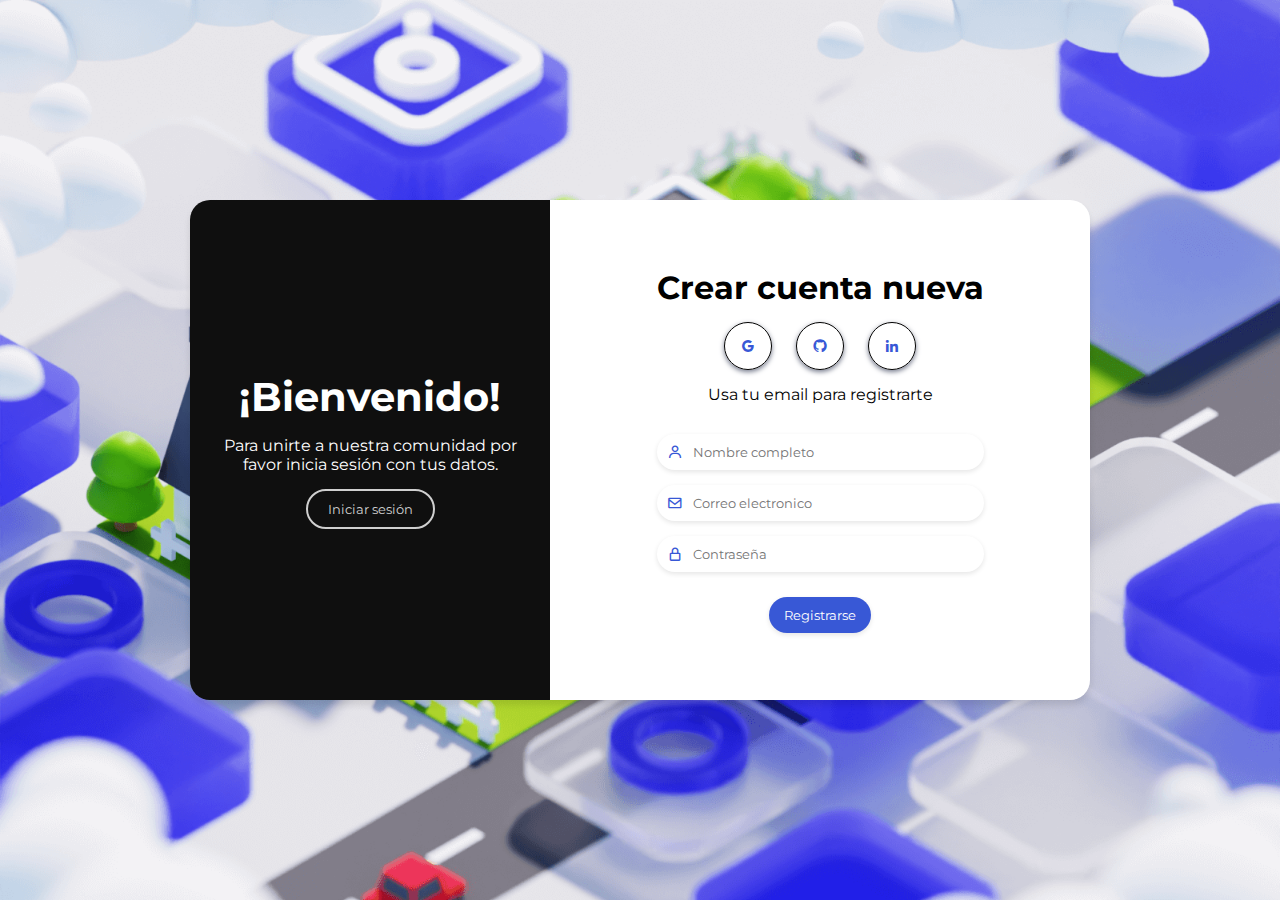
<file: 4U3 proyecto/4U3 proyecto/4U3 proyecto/4U3 proyecto/Pagina_web/Pagina_web/index.html>
<!DOCTYPE html>
<html lang="en">
<head>
    <meta charset="UTF-8">
    <link rel="preconnect" href="https://fonts.googleapis.com">
    <link rel="preconnect" href="https://fonts.gstatic.com" crossorigin>
    <link href="https://fonts.googleapis.com/css2?family=Montserrat:wght@300;400;500;600;700&display=swap" rel="stylesheet">
    <link href='https://unpkg.com/boxicons@2.1.4/css/boxicons.min.css' rel='stylesheet'>
    <link rel="stylesheet" href="style.css">
    <title>Login Services 4U</title>
</head>
<body onload="max()">
    <div class="container-form register">
        <div class="information">
            <div class="info-childs">
                <h2>¡Bienvenido!</h2>
                <p>Para unirte a nuestra comunidad por favor inicia sesión con tus datos.</p>
                <input type="button" value="Iniciar sesión" id="sign-in">
            </div>
        </div>
        <div class="form-information">
            <div class="form-information-childs">
                <h2>Crear cuenta nueva</h2>
                <div class="icons">
                    <i class='bx bxl-google'></i>
                    <i class='bx bxl-github'></i>
                    <i class='bx bxl-linkedin' ></i>
                </div>
                <p>Usa tu email para registrarte</p>
                <form class="form" action="newac.php" method="post">
                    <label>
                        <i class='bx bx-user'></i>
                        <input type="text" placeholder="Nombre completo" name="nombre">
                    </label>
                    <label>
                        <i class='bx bx-envelope' ></i>
                        <input type="email" placeholder="Correo electronico" name="email">
                    </label>
                    <label>
                        <i class='bx bx-lock-alt' ></i>
                        <input type="password" placeholder="Contraseña" name="password">
                    </label>
                    <input type="submit" value="Registrarse">
                </form>
            </div>
        </div>
    </div>

    
    <div class="container-form login hide" >
        <div class="information">
            <div class="info-childs">
                <h2>¡Bienvenido Nuevamente!</h2>
                <p>Si aun no tienes una cuenta por favor registrate aqui</p>
                <input type="button" value="Registrarse" id="sign-up">
            </div>
        </div>
        <div class="form-information">
            <div class="form-information-childs">
                <h2>Iniciar sesión</h2>
                <div class="icons">
                    <i class='bx bxl-google'></i>
                    <i class='bx bxl-github'></i>
                    <i class='bx bxl-linkedin' ></i>
                </div>
                <p></p>
                <form class="form" action="login.php" method="post">
                    <input type="hidden" name="nombre" value="">
                    <label>
                        <i class='bx bx-envelope' ></i>
                        <input type="email" placeholder="Correo electrónico" name="email">
                    </label>
                    <label>
                        <i class='bx bx-lock-alt' ></i>
                        <input type="password" placeholder="Contraseña" name="password">
                    </label>
                    <input type="submit" value="Iniciar sesión ">
                    <div class="texto">
                        <a class="cambiarpass" href="cambiarpasswd.html"> ¿Olvidaste tu contraseña?</a>
                        <a class="eliminarcuenta" href="eliminarc.html">Eliminar mi cuenta</a>
                        
                    </div>
                    
                </form>
            </div>
        </div>
    </div>
    <script src="script.js"></script>
</body>
</html>
</file>
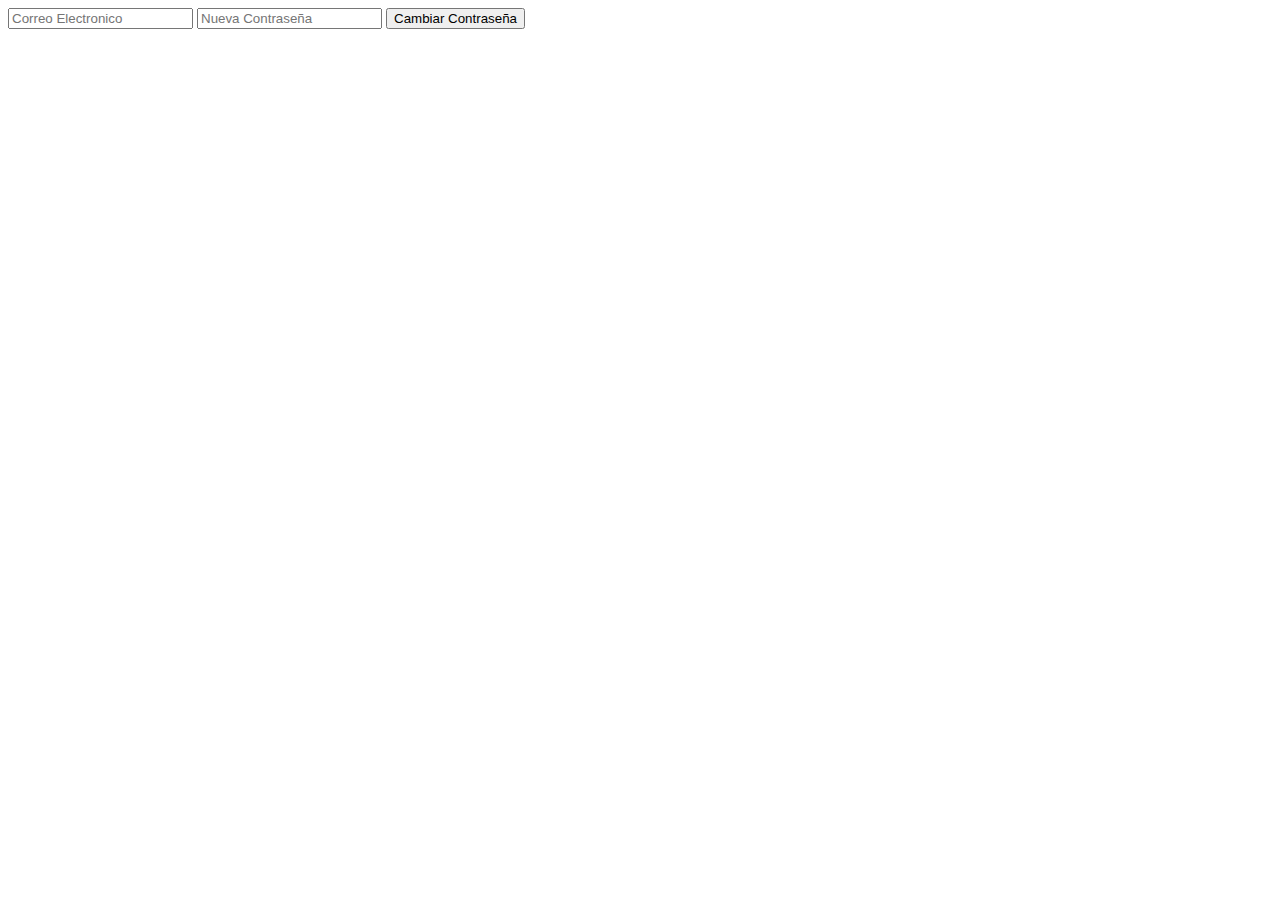
<file: 4U3 proyecto/4U3 proyecto/4U3 proyecto/4U3 proyecto/Pagina_web/Pagina_web/cambiarpasswd.html>
<!DOCTYPE html>
<html lang="en">
<head>
    <meta charset="UTF-8">
    <meta name="viewport" content="width=device-width, initial-scale=1.0">
    <title>Document</title>
</head>
<body>
    <form class="form" action="cambiar.php" method="post">
        <label>
            <i class='bx bx-envelope' ></i>
            <input type="email" placeholder="Correo Electronico" name="email">
        </label>
        <label>
        <i class='bx bx-lock-alt' ></i>
            <input type="password" placeholder="Nueva Contraseña" name="password">
        </label>
        <input type="submit" value="Cambiar Contraseña">
</body>
</html>
</file>
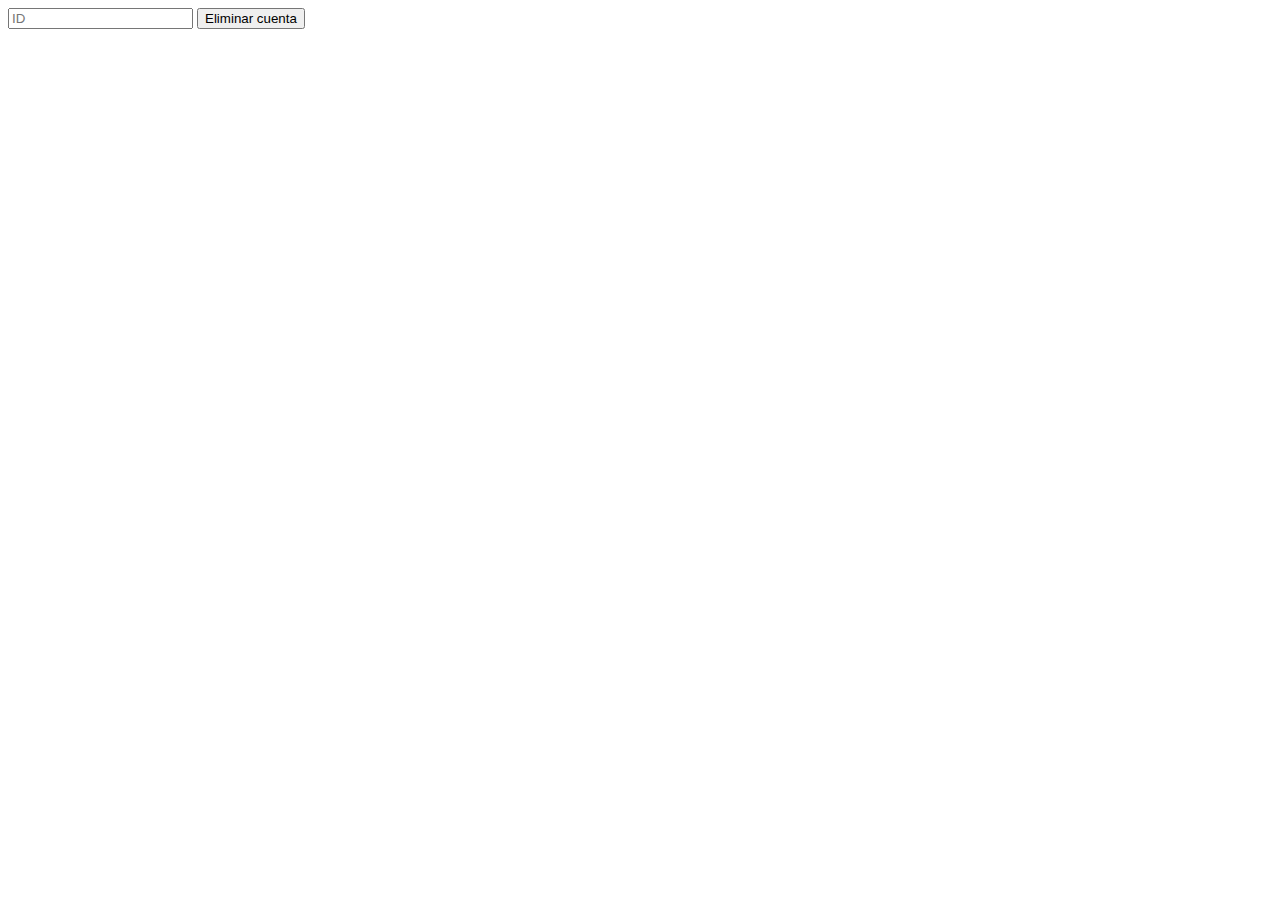
<file: 4U3 proyecto/4U3 proyecto/4U3 proyecto/4U3 proyecto/Pagina_web/Pagina_web/eliminarc.html>
<!DOCTYPE html>
<html lang="en">
<head>
    <meta charset="UTF-8">
    <meta name="viewport" content="width=device-width, initial-scale=1.0">
    <title>Document</title>
</head>
<body>
    <form class="form" action="eliminar.php" method="post">
            <input type="text" placeholder="ID" name="idUsuario">
        </label>
        <input type="submit" value="Eliminar cuenta">
</body>
</html>
</file>
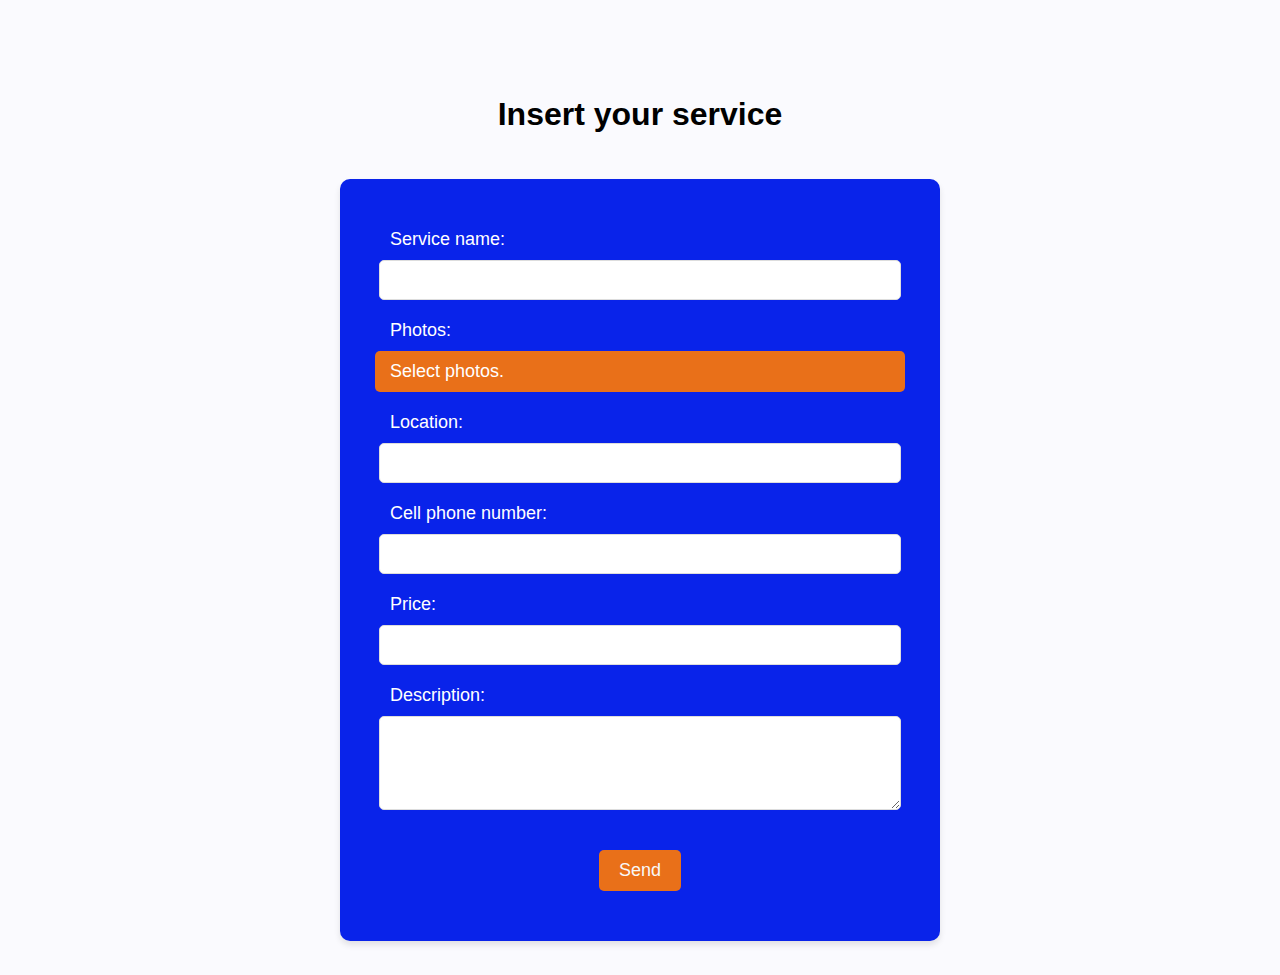
<file: 4U3 proyecto/4U3 proyecto/4U3 proyecto/4U3 proyecto/Pagina_web/Pagina_web/ENform.html>
<!DOCTYPE html>
<html lang="es">

<head>
    <meta charset="UTF-8">
    <meta name="viewport" content="width=device-width, initial-scale=1.0">
    <title>Formulario de Servicio</title>
    <style>
        body {
            font-family: Arial, Helvetica, sans-serif;
            background-color: #fafafe;
            margin: 0;
            padding: 0;
            display: flex;
            flex-direction: column;
            align-items: center;
            min-height: 100vh;
        }

        h2 {
            font-size: 32px;
            color: #000000;
            padding: 1rem;
            /* Añade un poco de espacio alrededor del título */
            font-family: Arial, sans-serif;
            text-align: center;
            margin: 0;
            margin-top: 80px;
            /* Agrega un margen superior para separar del formulario */
        }

        form {
            background-color: #0923ea;
            padding: 50px;
            border-radius: 10px;
            box-shadow: 0 4px 6px rgba(0, 0, 0, 0.1);
            width: 100%;
            max-width: 500px;
            display: flex;
            flex-direction: column;
            align-items: center;
            margin-top: 30px;
            /* Modifica el margen superior para ajustar el espacio entre el formulario y el título */
            margin-bottom: 30px;
            /* Agrega un margen inferior al formulario */
        }


        label {
            display: block;
            font-size: 18px;
            color: #ffffff;
            margin-bottom: 10px;
            text-align: left;
            width: 100%;
        }

        input[type="text"],
        input[type="tel"],
        input[type="number"],
        textarea {
            width: 100%;
            padding: 10px;
            border: 1px solid #ddd;
            border-radius: 5px;
            margin-bottom: 20px;
            font-size: 16px;
            color: #333;

        }

        input[type="file"] {
            display: none;
        }

        .file-label {
            display: inline-block;
            background-color: #e3ebe3;
            color: #fff;
            padding: 10px 15px;
            border-radius: 5px;
            cursor: pointer;
            margin-bottom: 20px;

        }

        input[type="submit"] {
            background-color: #f1c40f;
            color: #333;
            padding: 10px 20px;
            border: none;
            border-radius: 5px;
            font-size: 18px;
            cursor: pointer;
            transition: background-color 0.2s;
            margin-top: 20px;
        }

        input[type="submit"]:hover {
            background-color: #fff;
            color: #f1c40f;
        }
    </style>
</head>

<body>

    <h2>Insert your service</h2>

    <form action="form.php" method="POST" enctype="multipart/form-data" id="miFormulario">
        <label for="nombre">Service name:</label>
        <input type="text" id="nombre" name="nombreServicio" required>
        
        <label for="fotos">Photos:</label>
        <label for="fotos" class="file-label" style="background-color: #e97019; color: #fff;">Select photos.</label>
        <input type="file" id="fotos" name="fotos[]" accept="image/*" multiple>

        <label for="locacion">Location:</label>
        <input type="text" id="locacion" name="ubicacion" required>

        <label for="celular">Cell phone number:</label>
        <input type="tel" id="celular" name="numeroCelular" pattern="[0-9]{10}" required>

        <label for="precio">Price:</label>
        <input type="number" id="precio" name="precio" step="0.01" required>

        <label for="descripcion">Description:</label>
        <textarea id="descripcion" name="descripcion" rows="4" cols="50" required></textarea>

        <input type="submit" value="Send" style="background-color: #e97019; color: #f8f8f8;">
    </form>

</body>

</html>
</file>
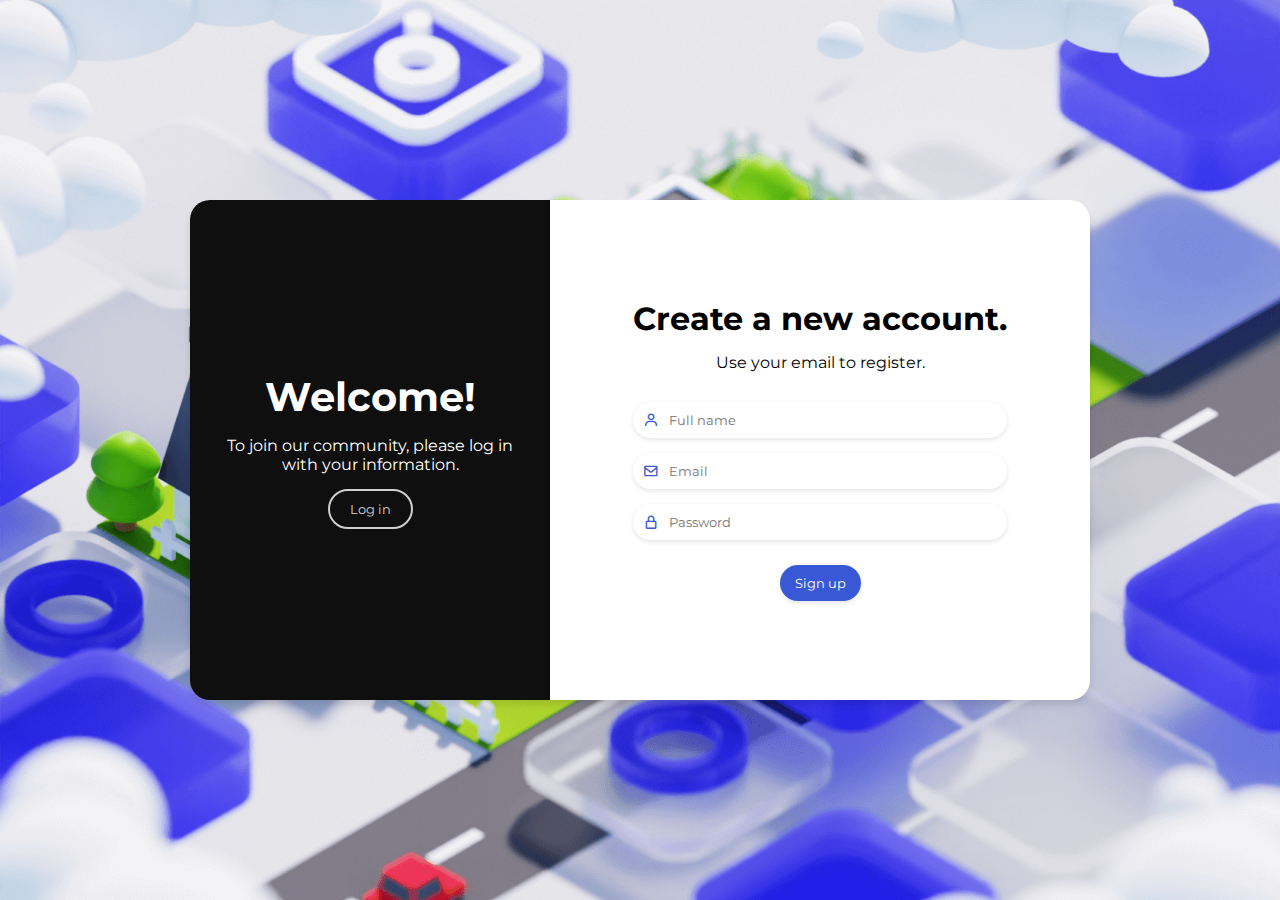
<file: 4U3 proyecto/4U3 proyecto/4U3 proyecto/4U3 proyecto/Pagina_web/Pagina_web/ENindex.html>
<!DOCTYPE html>
<html lang="en">
<head>
    <meta charset="UTF-8">
    <link rel="preconnect" href="https://fonts.googleapis.com">
    <link rel="preconnect" href="https://fonts.gstatic.com" crossorigin>
    <link href="https://fonts.googleapis.com/css2?family=Montserrat:wght@300;400;500;600;700&display=swap" rel="stylesheet">
    <link href='https://unpkg.com/boxicons@2.1.4/css/boxicons.min.css' rel='stylesheet'>
    <link rel="stylesheet" href="style.css">
    <title>Login Services 4U</title>
</head>
<body onload="max()">
    <div class="container-form register">
        <div class="information">
            <div class="info-childs">
                <h2>Welcome!</h2>
                <p>To join our community, please log in with your information.</p>
                <input type="button" value="Log in" id="sign-in">
            </div>
        </div>
        <div class="form-information">
            <div class="form-information-childs">
                <h2>Create a new account.</h2>
                <div class="icons">

                </div>
                <p>Use your email to register.</p>
                <form class="form" action="ENnewac.php" method="post">
                    <label>
                        <i class='bx bx-user'></i>
                        <input type="text" placeholder="Full name" name="nombre">
                    </label>
                    <label>
                        <i class='bx bx-envelope' ></i>
                        <input type="email" placeholder="Email" name="email">
                    </label>
                    <label>
                        <i class='bx bx-lock-alt' ></i>
                        <input type="password" placeholder="Password" name="password">
                    </label>
                    <input type="submit" value="Sign up">
                </form>
            </div>
        </div>
    </div>

    
    <div class="container-form login hide" >
        <div class="information">
            <div class="info-childs">
                <h2>Welcome again!</h2>
                <p>If you don't have an account yet, please register here.</p>
                <input type="button" value="Sign up" id="sign-up">
            </div>
        </div>
        <div class="form-information">
            <div class="form-information-childs">
                <h2>Log in</h2>
                <div class="icons">
                    
                </div>
                <p></p>
                <form class="form" action="ENlogin.php" method="post">
                    <input type="hidden" name="nombre" value="">
                    <label>
                        <i class='bx bx-envelope' ></i>
                        <input type="email" placeholder="Email" name="email">
                    </label>
                    <label>
                        <i class='bx bx-lock-alt' ></i>
                        <input type="password" placeholder="Password" name="password">
                    </label>
                    <input type="submit" value="Iniciar sesión ">
                    <div class="texto">
                        <a class="cambiarpass" href="cambiarpasswd.html"> "Forgot your password?</a>
                        <a class="eliminarcuenta" href="eliminarc.html">Delete my account</a>
                        
                    </div>
                    
                </form>
            </div>
        </div>
    </div>
    <script src="script.js"></script>
</body>
</html>
</file>
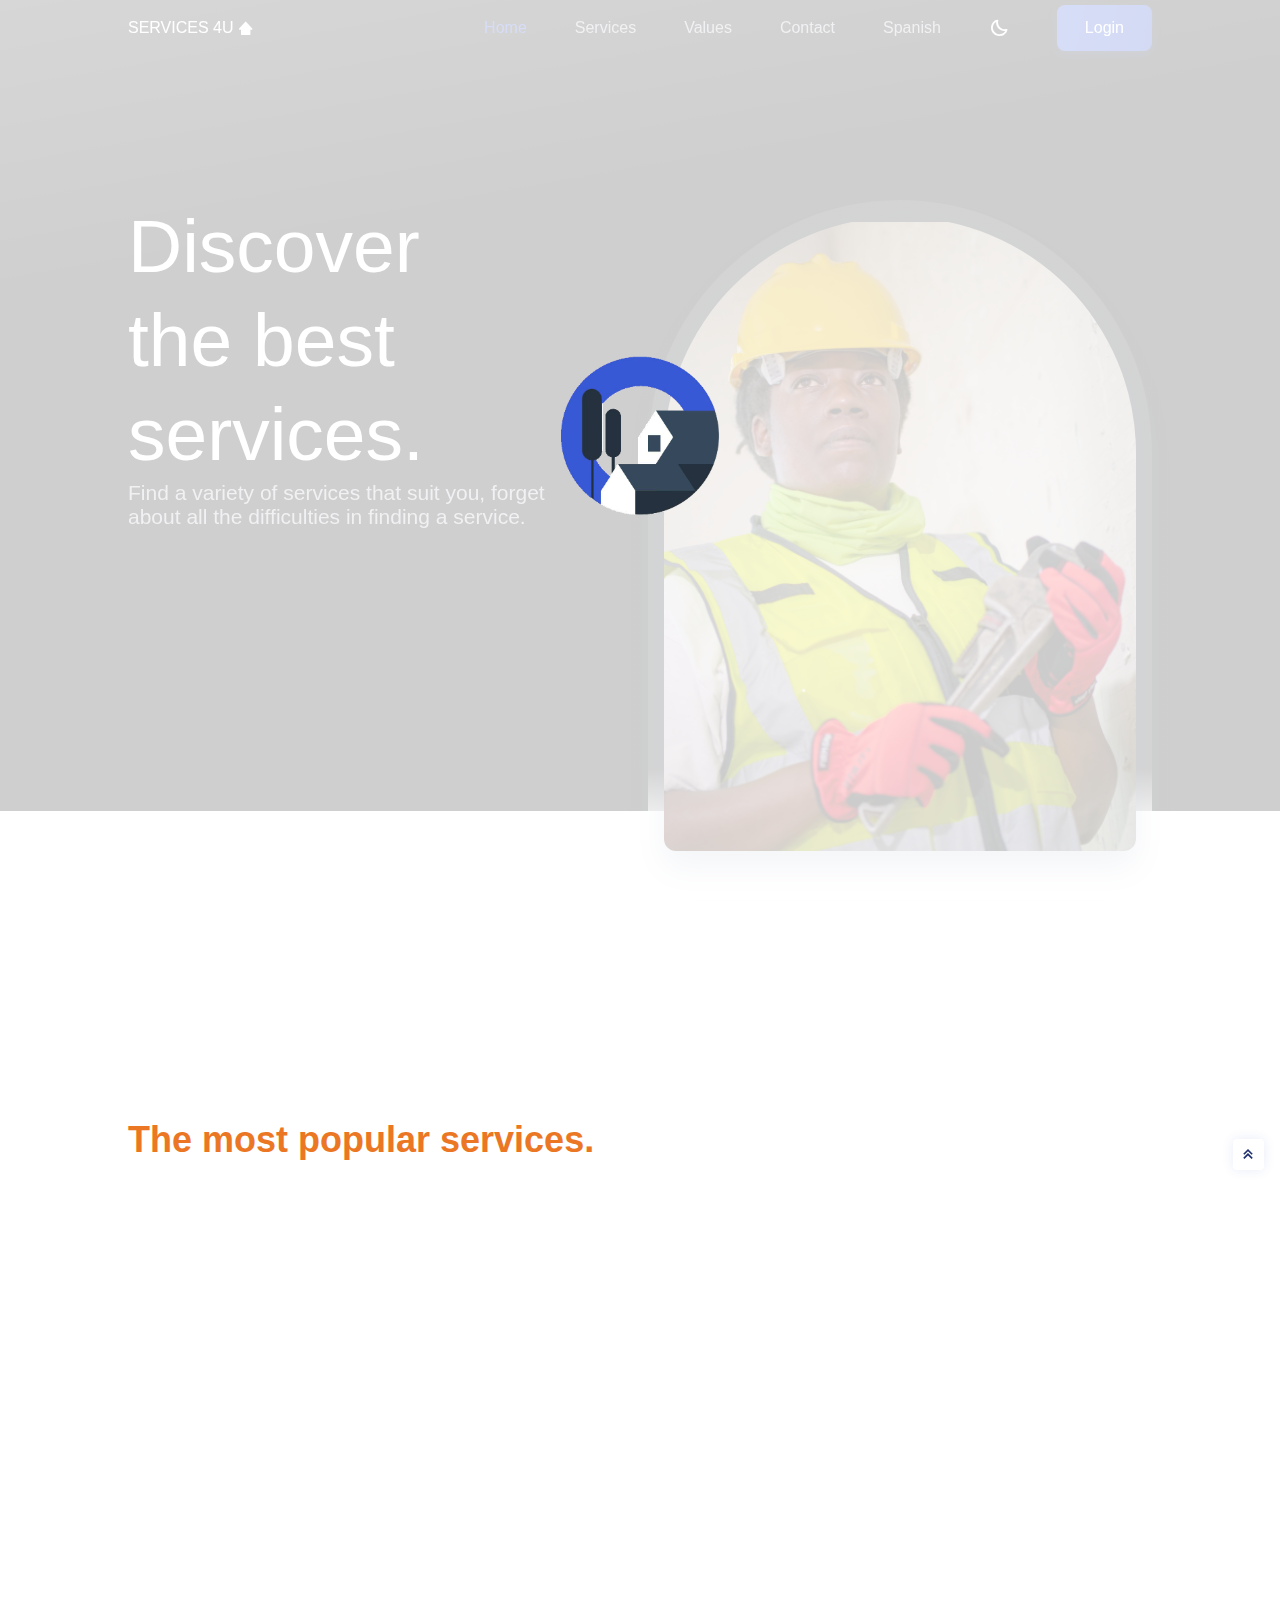
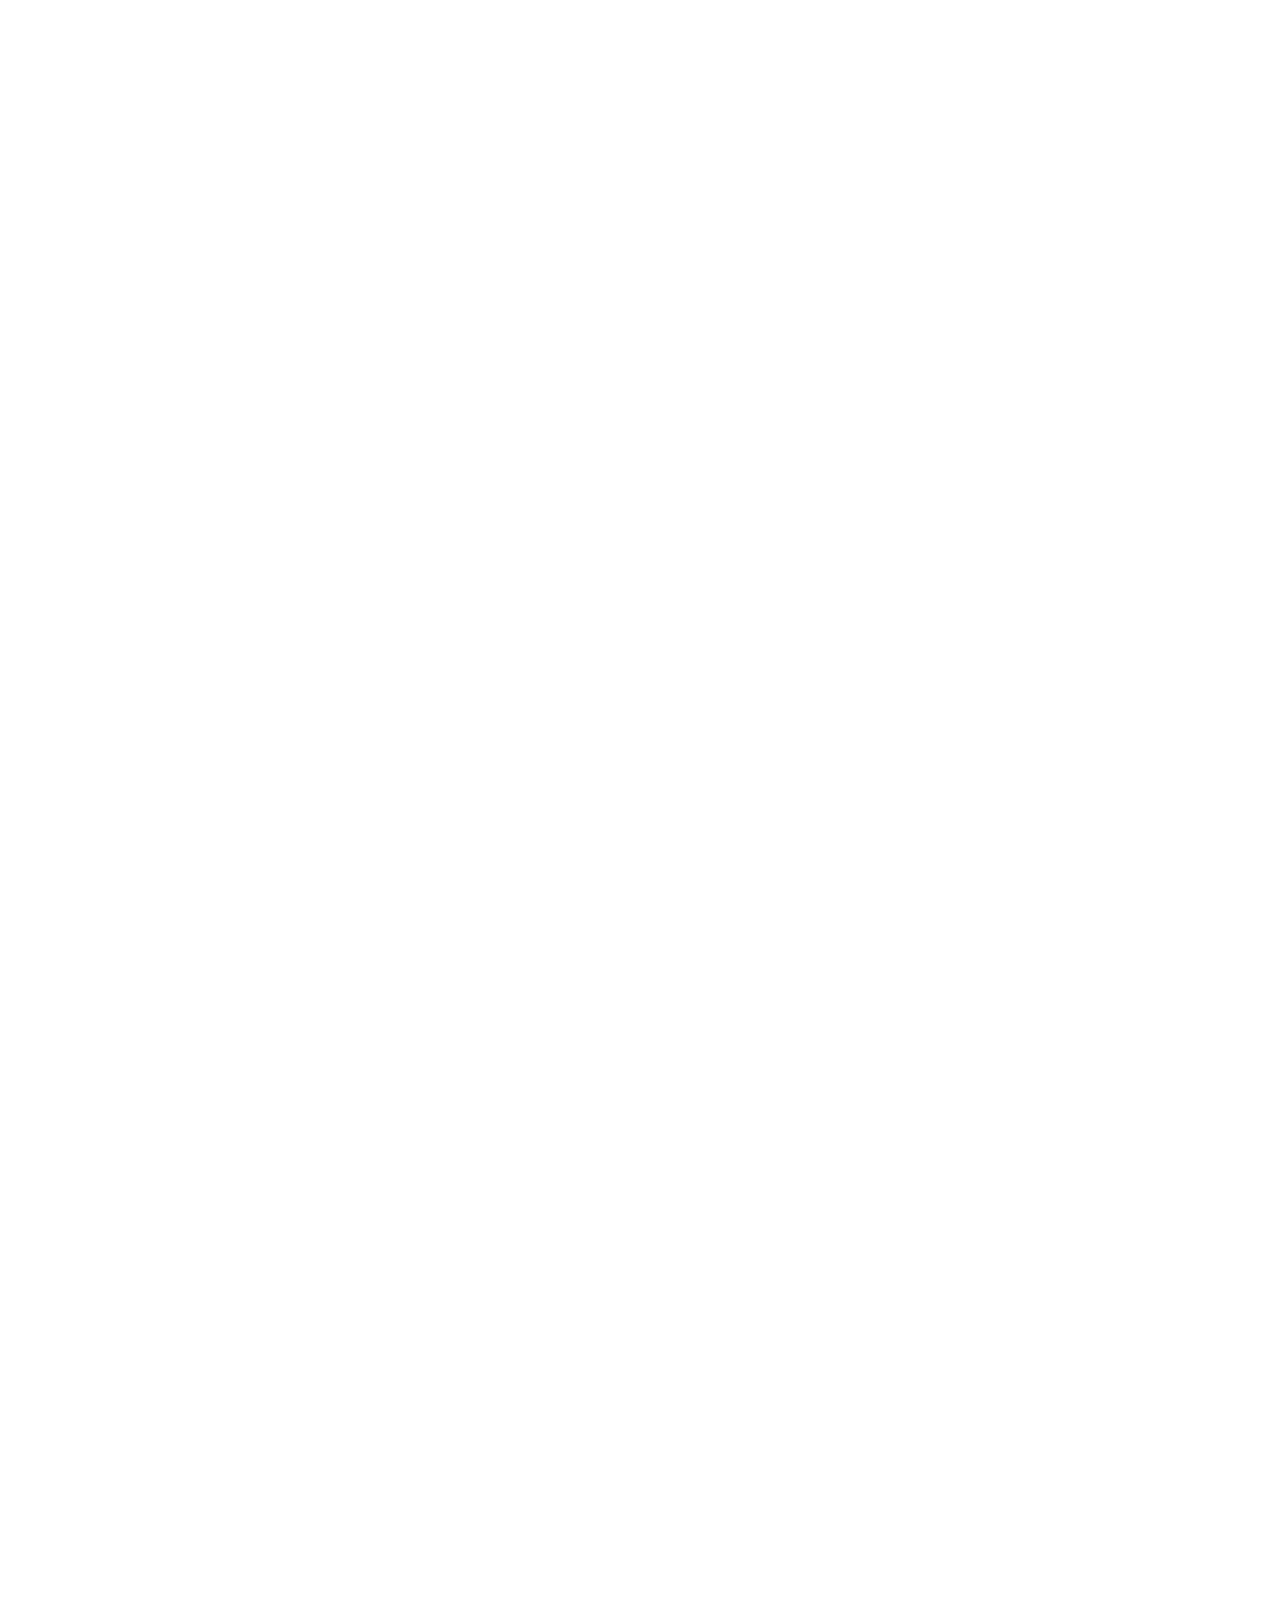
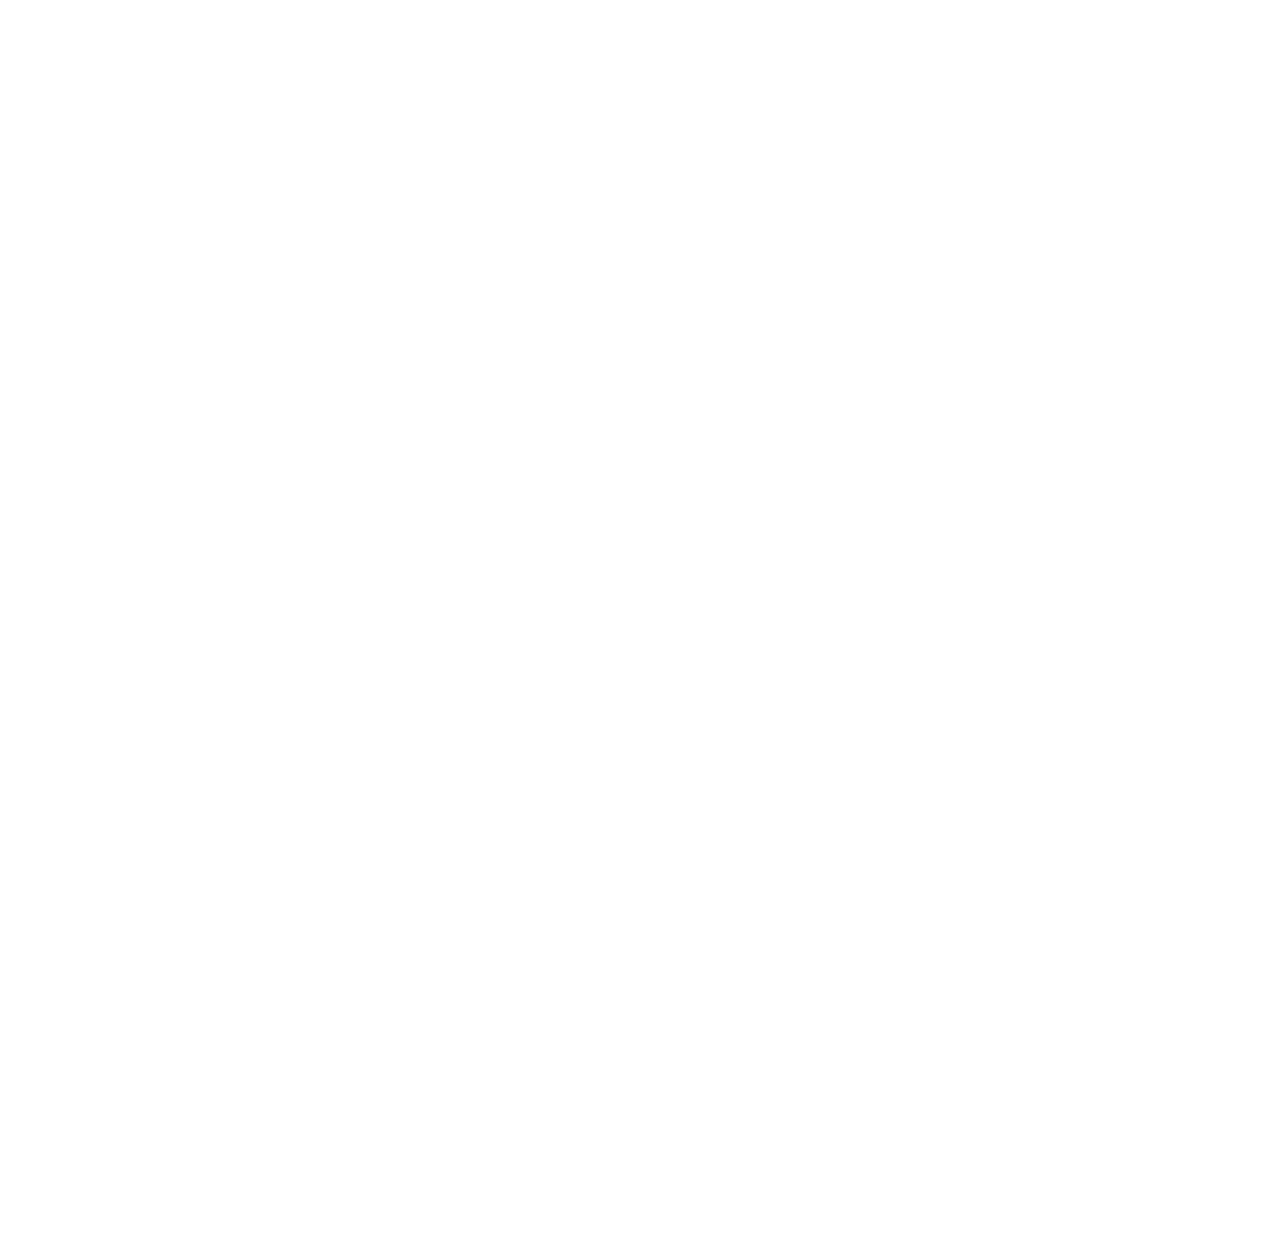
<file: 4U3 proyecto/4U3 proyecto/4U3 proyecto/4U3 proyecto/Pagina_web/Pagina_web/ENprincipal.html>
<!DOCTYPE html>
<html lang="en">

<head>
    <meta charset="UTF-8">
    <meta name="viewport" content="width=device-width, initial-scale=1.0">

    <!--=============== FAVICON ===============-->
    <link rel="shortcut icon" href="/img/logo (1).png" type="image/x-icon">

    <!--=============== BOXICONS ===============-->
    <link href='https://unpkg.com/boxicons@2.1.4/css/boxicons.min.css' rel='stylesheet'>

    <!--=============== SWIPER CSS ===============-->
    <link rel="stylesheet" href="https://cdn.jsdelivr.net/npm/swiper@10/swiper-bundle.min.css" />

    <!--=============== CSS ===============-->
    <link rel="stylesheet" href="estilos.css">

    <title>SERVICES 4U</title>
</head>

<body>
    <div class="loading-screen">
        <img src="animacion2.gif" alt="Cargando...">
    </div>
    <!--==================== HEADER ====================-->
    <header class="header" id="header">
        <nav class="nav container">
            <a href="ENindex.html" class="nav__logo">
                SERVICES 4U <i class='bx bxs-home-alt-2'></i>
            </a>

            <div class="nav__menu">
                <ul class="nav__list">
                    <li class="nav__item">
                        <a href="#home" class="nav__link active-link">
                            <i class='bx bx-home-alt-2'></i>
                            <span>Home</span>
                        </a>
                    </li>

                    <li class="nav__item">
                        <a href="#popular" class="nav__link ">
                            <i class='bx bx-hard-hat'></i>
                            <span>Services</span>
                        </a>
                    </li>

                    <li class="nav__item">
                        <a href="#value" class="nav__link">
                            <i class='bx bxs-award'></i>
                            <span>Values</span>
                        </a>
                    </li>

                    <li class="nav__item">
                        <a href="#contact" class="nav__link">
                            <i class='bx bx-phone'></i>
                            <span>Contact</span>
                        </a>
                    </li>

                    <li class="nav__item">
                        <a href="principal.html" class="nav__link">
                            <i class='bx bxs-flag-alt'></i>
                            <span>Spanish</span>
                        </a>
                    </li>
                </ul>
            </div>

            <!-- Teme change buttonh -->
            <i class='bx bx-moon change-theme' id="theme-button"></i>

            <a href="ENindex.html" class="button nav__button">
                Login
            </a>
        </nav>
    </header>

           

    <!--==================== MAIN ====================-->
    <main class="main">
        <!--==================== HOME ====================-->
        <section class="home section" id="home">
            <div class="home__container container grid">
                <div class="home__data">
                    <hi class="home__title">
                        Discover <br> the best <br> services.
                    </hi>
                    <p class="home__description">
                        Find a variety of services that suit you, 
                        forget about all the difficulties in finding a service.
                    </p>

                </div>

                <div class="home__images">
                    <div class="home__orbe">

                    </div>
                    <div class="home__img">
                        <img src="img/servicio.jpg" alt="">
                    </div>
                </div>
            </div>
        </section>

        <!--==================== LOGOS ====================-->
        <section class="logos section">
            <div class="logos__container container grid">

            </div>
        </section>

        <!--==================== POPULAR ====================-->
        <section class="popular section" id="popular">
            <div class="container">
                <span class="section__subtitle"></span>
                <h2 class="section__title">
                    The most popular services<span>.</span>
                </h2>

                <div class="popular__container swiper">
                    <div class="swiper-wrapper">
                        <article class="popular__card swiper-slide">
                            <img src="img/mecanico.jpg" alt="" class="popular__img">

                            <div class="popular__data">
                                <h2 class="popular__price">
                                    <span>$</span>1,000-50,000
                                </h2>
                                <h3 class="popular__title">
                                    Mechanics.
                                </h3>
                                <p class="popular__description">
                                    Mechanics in Chihuahua.
                                </p>
                            </div>
                        </article>

                        <article class="popular__card swiper-slide">
                            <img src="img/casa.jpg" alt="" class="popular__img">

                            <div class="popular__data">
                                <h2 class="popular__price">
                                    <span>$</span>500-2,000
                                </h2>
                                <h3 class="popular__title">
                                    House cleaning.
                                </h3>
                                <p class="popular__description">
                                    House cleaning in Chihuahua
                                </p>
                            </div>
                        </article>

                        <article class="popular__card swiper-slide">
                            <img src="img/desponchado.jpg" alt="" class="popular__img">

                            <div class="popular__data">
                                <h2 class="popular__price">
                                    <span>$</span>300-750
                                </h2>
                                <h3 class="popular__title">
                                    Flat tire repairs and tire vulcanization.
                                </h3>
                                <p class="popular__description">
                                    Flat tire repairs and tire vulcanization in Chihuahua.
                                </p>
                            </div>
                        </article>

                        <article class="popular__card swiper-slide">
                            <img src="img/elect.jpg" alt="" class="popular__img">

                            <div class="popular__data">
                                <h2 class="popular__price">
                                    <span>$</span>200-3,000
                                </h2>
                                <h3 class="popular__title">
                                    Electricians.

                                </h3>
                                <p class="popular__description">
                                    Electricians in Chihuahua.
                                </p>
                            </div>
                        </article>

                        <article class="popular__card swiper-slide">
                            <img src="img/carpintero.jpg" alt="" class="popular__img">

                            <div class="popular__data">
                                <h2 class="popular__price">
                                    <span>$</span>1,000-10,000
                                </h2>
                                <h3 class="popular__title">
                                    Carpenters.
                                </h3>
                                <p class="popular__description">
                                    Carpenters in Chihuahua.
                                </p>
                            </div>
                        </article>
                    </div>
                    <div>
                        <a href="ENindex.html" class="button subscribe__button">
                            See more services.
                        </a>
                    </div>

                    <div class="swiper-button-next">
                        <i class='bx bx-chevron-right'></i>
                    </div>
                    <div class="swiper-button-prev">
                        <i class='bx bx-chevron-left'></i>
                    </div>
                </div>
            </div>
        </section>

        <!--==================== VALUE ====================-->
        <section class="value section" id="value">
            <div class="value__container container grid">
                <div class="value__images">
                    <div class="value__orbe"></div>

                    <div class="value__img">
                        <img src="img/opcion7.jpg" alt="">
                    </div>
                </div>

                <div class="value__content">
                    <div class="value__data">
                        <span class="section__subtitle"></span>
                        <h2 class="section__title">
                            The value we give you<span>.</span>
                        </h2>
                        <p class="value__description">
                            We are always ready to help, providing you with the best service.
                            We believe that good service can improve your life.
                        </p>
                    </div>

                    <div class="value__accordion">
                        <div class="value__accordion-item">
                            <header class="value__accordion-header">
                                <i class="bx bxs-group"></i>
                                <h3 class="value__accordion-title">
                                    About us
                                </h3>
                                <div class="value__accordion-arrow">
                                    <i class='bx bxs-down-arrow'></i>
                                </div>
                            </header>

                            <div class="value__accordion-content">
                                <p class="value__accordion-description">
                                    We are students of the Technological University of Chihuahua, of the career "Virtual environments and digital business", we are in the 3rd quarter of the career.
                                </p>
                            </div>
                        </div>

                        <div class="value__accordion-item">
                            <header class="value__accordion-header">
                                <i class='bx bxs-low-vision'></i>
                                <h3 class="value__accordion-title">
                                    Vision.
                                </h3>
                                <div class="value__accordion-arrow">
                                    <i class='bx bxs-down-arrow'></i>
                                </div>
                            </header>

                            <div class="value__accordion-content">
                                <p class="value__accordion-description">
                                    To be the number one home services company, providing practical, convenient, 
                                    and reliable solutions that enhance the quality of life for our customers and make
                                     the care of their homes easier.
                                </p>
                            </div>
                        </div>

                        <div class="value__accordion-item">
                            <header class="value__accordion-header">
                                <i class='bx bxs-bullseye'></i>
                                <h3 class="value__accordion-title">
                                    Mission.
                                </h3>
                                <div class="value__accordion-arrow">
                                    <i class='bx bxs-down-arrow'></i>
                                </div>
                            </header>

                            <div class="value__accordion-content">
                                <p class="value__accordion-description">
                                    Simplify the lives of our customers by offering an online 
                                    platform where they can quickly find qualified professionals to meet all their household needs, 
                                    ensuring satisfaction, safety, and convenience in every service
                                </p>
                            </div>
                        </div>

                        <div class="value__accordion-item">
                            <header class="value__accordion-header">
                                <i class='bx bxs-star'></i>
                                <h3 class="value__accordion-title">
                                    Creators.
                                </h3>
                                <div class="value__accordion-arrow">
                                    <i class='bx bxs-down-arrow'></i>
                                </div>
                            </header>

                            <div class="value__accordion-content">
                                <p class="value__accordion-description">
                                    Tamara Escontrias Bocanegra.
                                    Maximiliano Navarro Ochoa.
                                    Fernanda Torres Lopez.

                                    Luis Enrique Andazola Diaz.
                                    
                                </p>
                            </div>
                        </div>
                    </div>
                </div>

            </div>
        </section>
        <!--==================== CONTACT ====================-->
        <section class="contact section" id="contact">
            <div class="contact__container container grid">
                <div class="contact__images">
                    <div class="contact__orbe"></div>

                    <div class="contact__img">
                        <img src="img/mecanicos.jpg" alt="">
                    </div>
                </div>

                <div class="contact__content">
                    <div class="contact__data">
                       <h2 class="section__tittle">
                        Contact us<span>.</span>
                       </h2> 
                       <p class="contact__description">
                        Do you have a problem? Contact us via Instagram or email
                       </p>
                    </div>
                    <div class="contact__card">
                        <div class="contact__card-box">
                            <div class="contact__card-info">
                                <i class='bx bxl-instagram'></i>
                                <div>
                                    <h3 class="contact__card-title">
                                        Instagram.
                                    </h3>
                                    <p class="contact__card-description">
                                        services_4u__
                                    </p>
                                </div>
                            </div>

                            <button class="button contact__card-button">
                        
                                <a href="https://www.instagram.com/services_4u__/" target="_blank"
                                    class="button contact__card-button">Follow us.</a>
                            </button>


                            
                        </div>

                         
                        
                        <div class="espacio">       

                        </div>
                        

                        <div class="contact__card-box">
                            <div class="contact__card-info">
                                <i class='bx bxs-envelope'></i>
                                <div>
                                    <h3 class="contact__card-title">
                                        Email.
                                    </h3>
                                    <p class="contact__card-description">
                                        services4uapp@gmail.com
                                    </p>
                                    





                                </div>
                            </div>

                            <button class="button contact__card-button">
                                <a href="https://www.google.com/intl/es-419/gmail/about/" target="_blank"
                                    class="button contact__card-button">Message now.</a>
                            </button>
                            

                        </div>
                    </div>
                </div>
            </div>
            

        </section>

        <!--==================== SUBSCRIBE ====================-->
        <section class="subscribe section">
            <div class="subscribe__container container">
                <h1 class="subscribe__title">
                    Start offering your services now with Services 4U.
                </h1>
                <p class="subscribe__description">
                    Create your account and discover the best way to offer services.
                </p>
                <a href="ENindex.html" class="button subscribe__button">
                    Register now.
                </a>
            </div>
        </section>
    </main>

    <!--==================== FOOTER ====================-->
    <footer class="footer section">
        <div class="footer__container container grid">
            <div>
                <a href="#" class="footer__logo">
                    Services 4U <i class='bx bxs-home'></i>
                </a>
                <p class="footer__description">
                    We want everyone to have  <br>
                    the best services.
                </p>
            </div>

            <div class="footer__content">
                <div>
                    <h3 class="footer__title">
                        About us
                    </h3>

                    <ul class="footer__links">
                        <li>
                            <a href="#" class="footer__link">About us</a>
                        </li>
                        <li>
                            <a href="#" class="footer__link">Characteristics</a>
                        </li>
                        <li>
                            <a href="#" class="footer__link">
                                News & Blogs</a>
                        </li>
                    </ul>
                </div>

                <div>
                    <h3 class="footer__title">
                        Company
                    </h3>

                    <ul class="footer__links">
                        <li>
                            <a href="#" class="footer__link">How we work?</a>
                        </li>
                        <li>
                            <a href="#" class="footer__link">Capital</a>
                        </li>
                        <li>
                            <a href="#" class="footer__link">Security</a>
                        </li>
                    </ul>
                </div>

                <div>
                    <h3 class="footer__title">
                        Support
                    </h3>

                    <ul class="footer__links">
                        <li>
                            <a href="#" class="footer__link">FAQs</a>
                        </li>
                        <li>
                            <a href="#" class="footer__link">Help Center</a>
                        </li>
                        <li>
                            <a href="#" class="footer__link">Contact us</a>
                        </li>
                    </ul>
                </div>

                <div>
                    <h3 class="footer__title">
                        Follow us
                    </h3>

                    <ul class="footer__social">
                        <a href="https://www.facebook.com/" target="_blank" class="footer__social-link">
                            <i class='bx bxl-facebook-circle'></i>
                        </a>
                        <a href="https://www.instagram.com/" target="_blank" class="footer__social-link">
                            <i class='bx bxl-instagram-alt'></i>
                        </a>
                        <a href="https://www.pinterest.com/" target="_blank" class="footer__social-link">
                            <i class='bx bxl-pinterest'></i>
                        </a>
                    </ul>
                </div>
            </div>
        </div>

        <div class="footer__info container">
            <span class="footer__copy">
                &#169; Team Rocket. All rigths reserved
            </span>

            <div class="footer__privacy">
                <a href="#">Terms & Agreements</a>
                <a href="#">Privacy Policy</a>
            </div>
        </div>

    </footer>


    <!--========== SCROLL UP ==========-->
    <a href="#" class="scrollup" id="scroll-up">
        <i class='bx bx-chevrons-up'></i>
    </a>

    <!--=============== SCROLLREVEAL ===============-->
    <script src="scrollreveal.min.js"></script>

    <!--=============== SWIPER JS ===============-->
    <script src="https://cdn.jsdelivr.net/npm/swiper@10/swiper-bundle.min.js"></script>

    <!--=============== MAIN JS ===============-->
    <script src="main.js"></script>
</body>
</html>
</file>
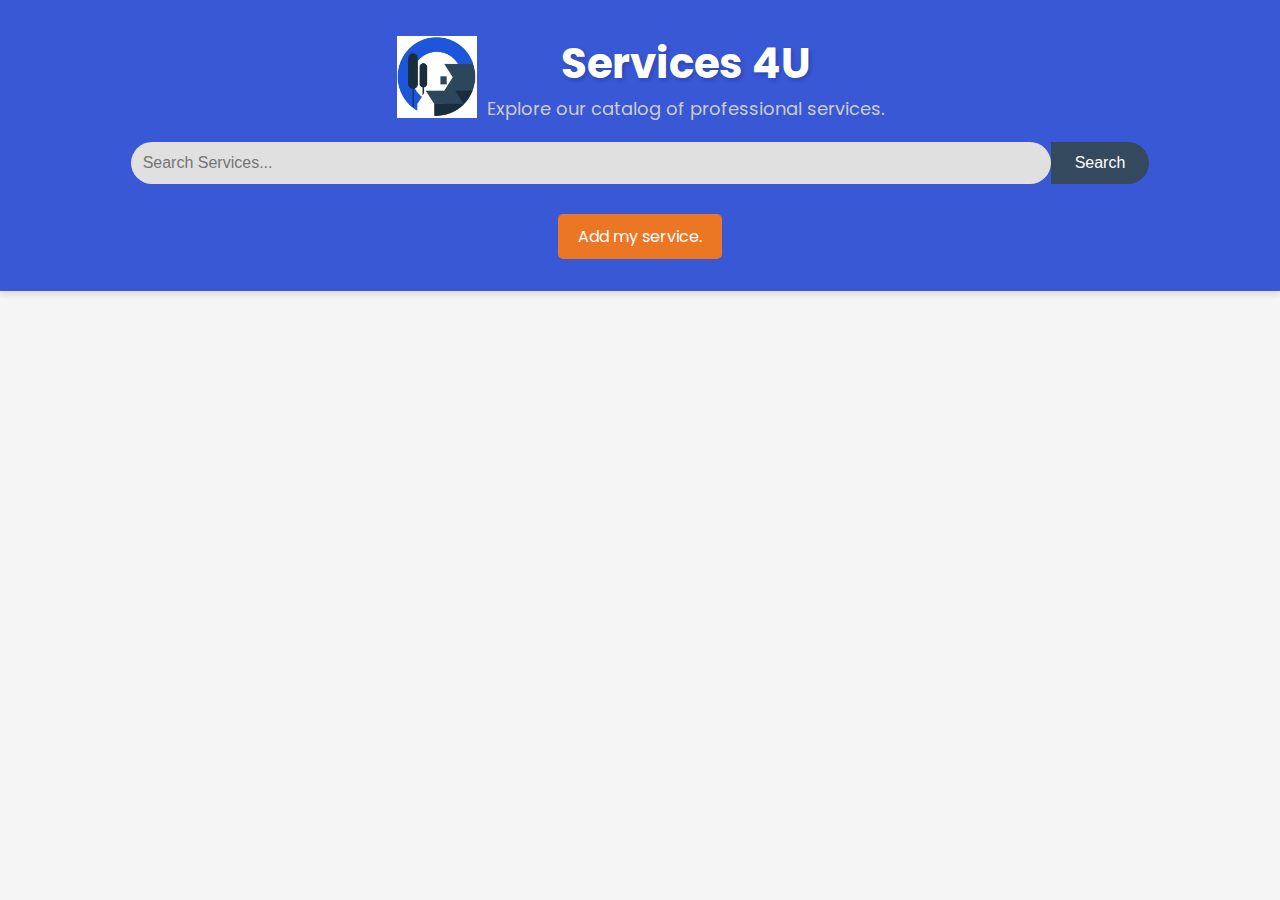
<file: 4U3 proyecto/4U3 proyecto/4U3 proyecto/4U3 proyecto/Pagina_web/Pagina_web/ENpublicar.html>
<!DOCTYPE html>
<html lang="es">
<head>
    <meta charset="UTF-8">
    <meta name="viewport" content="width=device-width, initial-scale=1.0">
    <title>Servicios 4U</title>
    <link rel="stylesheet" href="https://fonts.googleapis.com/css2?family=Poppins:wght@300;400;700&display=swap">
    <style>
        /* Estilos del cuerpo y del header */
        body {
            font-family: "Poppins", sans-serif;
            margin: 0;
            padding: 0;
            background-color: #f5f5f5;
            /* Gris claro */
            color: #333;
        }

        header {
            background-color: #3858d6;
            /* Azul oscuro */
            color: #fff;
            text-align: center;
            padding: 2rem 0;
            box-shadow: 0 4px 6px rgba(0, 0, 0, 0.1);
            position: relative;
            z-index: 1;
            /* Asegura que el header se muestre sobre las tarjetas */
        }

        /* Estilos para el logo y el título */
        .logo-container {
            display: flex;
            align-items: center;
            justify-content: center;
            margin-bottom: 20px;
        }

        .logo {
            max-width: 80px;
            height: auto;
            margin-right: 10px;
        }

        .titulo-header {
            font-size: 42px;
            font-weight: 700;
            margin: 0;
            color: #fff;
            text-shadow: 2px 2px 4px rgba(0, 0, 0, 0.2);
        }

        .subtitulo-header {
            font-size: 18px;
            margin: 0;
            color: #ccc;
        }

        /* Estilos para la barra de búsqueda */
        .buscador {
            display: flex;
            justify-content: center;
            align-items: center;
            /* Alinea verticalmente el botón con el input */
            margin-bottom: 30px;
            position: relative;
        }

        .buscador input {
            border: none;
            border-radius: 25px;
            padding: 12px;
            font-size: 16px;
            width: 70%;
            transition: width 0.3s ease-in-out, background-color 0.3s ease-in-out;
            background-color: #e0e0e0;
            /* Gris claro */
            color: #333;
        }

        .buscador input:focus {
            width: 100%;
            outline: none;
            background-color: #d1d9e6;
        }

        .buscador button {
            border: none;
            border-radius: 0 25px 25px 0;
            padding: 12px 24px;
            background-color: #35495e;
            /* Azul oscuro */
            color: #fff;
            font-size: 16px;
            cursor: pointer;
            transition: background-color 0.2s;
            outline: none;
        }

        .buscador button:hover {
            background-color: #303f4d;
            /* Azul oscuro más oscuro en el hover */
        }

        /* Estilos para las tarjetas de servicio */
        .tarjeta-container {
            display: flex;
            flex-wrap: wrap;
            justify-content: center;
            padding: 20px;
            background-color: #f5f5f5;
            /* Gris claro */
        }

        .tarjeta {
            background-color: #fff;
            border: 1px solid #e0e0e0;
            /* Gris claro */
            box-shadow: 0 4px 6px rgba(0, 0, 0, 0.1);
            padding: 1.5rem;
            margin: 20px;
            flex: 0 0 calc(30% - 40px);
            border-radius: 10px;
            overflow: hidden;
            transition: transform 0.2s ease-in-out, box-shadow 0.2s ease-in-out;
            text-align: center;
        }

        .tarjeta:hover {
            transform: translateY(-5px);
            box-shadow: 0 6px 8px rgba(0, 0, 0, 0.2);
        }

        .tarjeta h3 {
            margin-bottom: 10px;
            font-size: 24px;
            color: #35495e;
        }

        .tarjeta p {
            font-size: 14px;
            color: #555;
            margin: 5px 0;
        }

        .tarjeta ul {
            list-style: none;
            padding-left: 0;
            display: flex;
            justify-content: center;
            align-items: center;
            margin-top: 1rem;
        }

        .tarjeta ul li {
            margin-right: 0.5rem;
        }

        .tarjeta img {
            width: 80px;
            height: 80px;
            border: 1px solid #e0e0e0;
            /* Gris claro */
            border-radius: 50%;
            margin-top: 10px;
            object-fit: cover;
        }

        /* ... (otros estilos se mantienen iguales) ... */
        /* ... (otros estilos) ... */

        /* Estilos para el botón "Agregar mi servicio" */
        .boton-agregar {
            display: inline-block;
            padding: 10px 20px;
            background-color: hsl(25, 83%, 53%);
            /* Verde */
            color: #fff;
            border: none;
            border-radius: 5px;
            font-size: 16px;
            text-decoration: none;
            transition: background-color 0.2s;
        }

        .boton-agregar:hover {
            background-color: hsl(25, 68%, 41%);
        }
    </style>
</head>
<body>

<header>
    <div class="logo-container">
        <img class="logo" src="logo.jpg" alt="Logo">
        <div>
            <h1 class="titulo-header">Services 4U</h1>
            <p class="subtitulo-header">Explore our catalog of professional services.</p>
        </div>
    </div>
    <div class="buscador">
        <input type="text" placeholder="Search Services...">
        <button style="background-color: #35495e;">Search</button>
    </div>
    <div class="agregar-servicio">
        <a href="ENform.html" class="boton-agregar">Add my service.</a>
    </div>
</header>

<div class="tarjeta-container" id="datos">
    <!-- Aquí se mostrarán los datos de la API -->
</div>

<div id="mensaje">
    <!-- Aquí se mostrará el mensaje de no resultados -->
</div>
<script>
    const apiUrl = "http://localhost/4U3%20proyecto/4U3%20proyecto/4U3%20proyecto/4U3%20proyecto/Pagina_web/Pagina_web/SERVICES%204U/api/api.php";

    async function cargarDatos() {
        try {
            const response = await fetch(apiUrl);
            const data = await response.json();

            const datosDiv = document.getElementById("datos");
            mostrarDatos(data.formulario, datosDiv);
        } catch (error) {
            console.error("Error al cargar los datos:", error);
        }
    }

    function mostrarDatos(data, container) {
        container.innerHTML = "";

        data.forEach(item => {
            const card = document.createElement("div");
            card.classList.add("tarjeta");

            card.innerHTML = `
                <h3>${item.nombreServicio}</h3>
                <p><strong>Ubication:</strong> ${item.ubicacion}</p>
                <p><strong>Cell Phone Number:</strong> ${item.numeroCelular}</p>
                <p><strong>Price:</strong> ${item.precio}</p>
                <p><strong>Description:</strong> ${item.descripcion}</p>
                <p><strong>Photos:</strong></p>
                <ul>
                    ${item.fotos.split(',').map(foto => `<li><img src="${foto}" alt="Foto"></li>`).join('')}
                </ul>
            `;

            container.appendChild(card);
        });
    }

    const btnBuscar = document.querySelector("button");
    btnBuscar.addEventListener("click", async () => {
        const busqueda = document.querySelector("input").value.toLowerCase();
        const response = await fetch(apiUrl);
        const data = await response.json();
        const datosFiltrados = filtrarDatos(data.formulario, busqueda);
        const datosDiv = document.getElementById("datos");
        const mensajeDiv = document.getElementById("mensaje");

        if (datosFiltrados.length === 0) {
            mostrarMensaje("No results found.");
            datosDiv.innerHTML = "";
        } else {
            mensajeDiv.innerHTML = "";
            mostrarDatos(datosFiltrados, datosDiv);
        }
    });

    function filtrarDatos(data, busqueda) {
        return data.filter(item => item.nombreServicio.toLowerCase().includes(busqueda));
    }

    function mostrarMensaje(mensaje) {
        const mensajeDiv = document.getElementById("mensaje");
        mensajeDiv.innerHTML = `<p>${mensaje}</p>`;
    }

    cargarDatos();
</script>
</body>
</html>
</file>
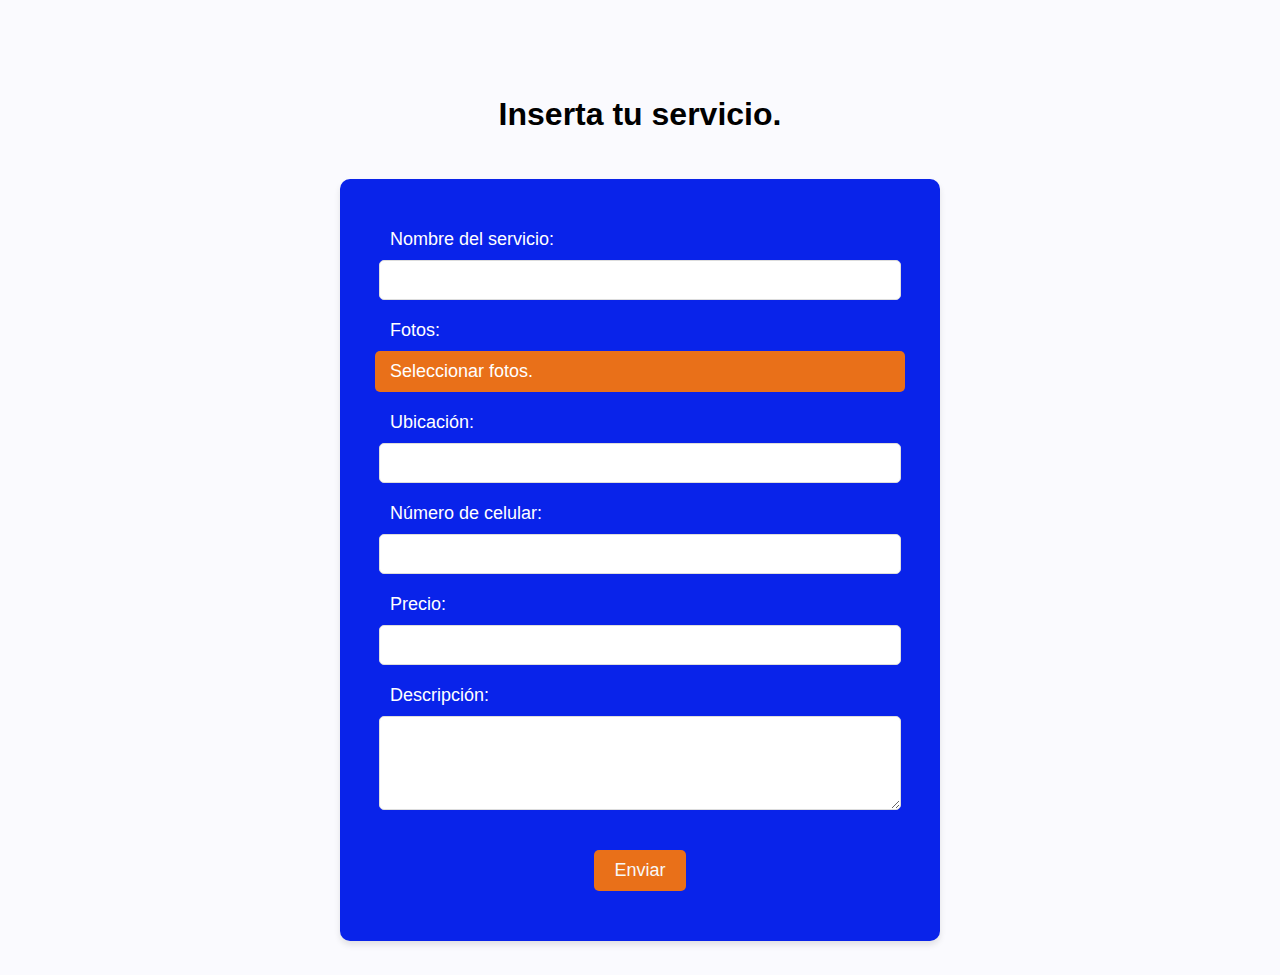
<file: 4U3 proyecto/4U3 proyecto/4U3 proyecto/4U3 proyecto/Pagina_web/Pagina_web/form.html>
<!DOCTYPE html>
<html lang="es">

<head>
    <meta charset="UTF-8">
    <meta name="viewport" content="width=device-width, initial-scale=1.0">
    <title>Formulario de Servicio</title>
    <style>
        body {
            font-family: Arial, Helvetica, sans-serif;
            background-color: #fafafe;
            margin: 0;
            padding: 0;
            display: flex;
            flex-direction: column;
            align-items: center;
            min-height: 100vh;
        }

        h2 {
            font-size: 32px;
            color: #000000;
            padding: 1rem;
            /* Añade un poco de espacio alrededor del título */
            font-family: Arial, sans-serif;
            text-align: center;
            margin: 0;
            margin-top: 80px;
            /* Agrega un margen superior para separar del formulario */
        }

        form {
            background-color: #0923ea;
            padding: 50px;
            border-radius: 10px;
            box-shadow: 0 4px 6px rgba(0, 0, 0, 0.1);
            width: 100%;
            max-width: 500px;
            display: flex;
            flex-direction: column;
            align-items: center;
            margin-top: 30px;
            /* Modifica el margen superior para ajustar el espacio entre el formulario y el título */
            margin-bottom: 30px;
            /* Agrega un margen inferior al formulario */
        }


        label {
            display: block;
            font-size: 18px;
            color: #ffffff;
            margin-bottom: 10px;
            text-align: left;
            width: 100%;
        }

        input[type="text"],
        input[type="tel"],
        input[type="number"],
        textarea {
            width: 100%;
            padding: 10px;
            border: 1px solid #ddd;
            border-radius: 5px;
            margin-bottom: 20px;
            font-size: 16px;
            color: #333;

        }

        input[type="file"] {
            display: none;
        }

        .file-label {
            display: inline-block;
            background-color: #e3ebe3;
            color: #fff;
            padding: 10px 15px;
            border-radius: 5px;
            cursor: pointer;
            margin-bottom: 20px;

        }

        input[type="submit"] {
            background-color: #f1c40f;
            color: #333;
            padding: 10px 20px;
            border: none;
            border-radius: 5px;
            font-size: 18px;
            cursor: pointer;
            transition: background-color 0.2s;
            margin-top: 20px;
        }

        input[type="submit"]:hover {
            background-color: #fff;
            color: #f1c40f;
        }
    </style>
</head>

<body>

    <h2>Inserta tu servicio.</h2>

    <form action="form.php" method="POST" enctype="multipart/form-data" id="miFormulario">
        <label for="nombre">Nombre del servicio:</label>
        <input type="text" id="nombre" name="nombreServicio" required>

        <label for="fotos">Fotos:</label>
        <label for="fotos" class="file-label" style="background-color: #e97019; color: #fff;">Seleccionar fotos.</label>
        <input type="file" id="fotos" name="fotos[]" accept="image/*" multiple>

        <label for="locacion">Ubicación:</label>
        <input type="text" id="locacion" name="ubicacion" required>

        <label for="celular">Número de celular:</label>
        <input type="tel" id="celular" name="numeroCelular" pattern="[0-9]{10}" required>

        <label for="precio">Precio:</label>
        <input type="number" id="precio" name="precio" step="0.01" required>

        <label for="descripcion">Descripción:</label>
        <textarea id="descripcion" name="descripcion" rows="4" cols="50" required></textarea>

        <input type="submit" value="Enviar" style="background-color: #e97019; color: #f8f8f8;">
    </form>

</body>

</html>
</file>
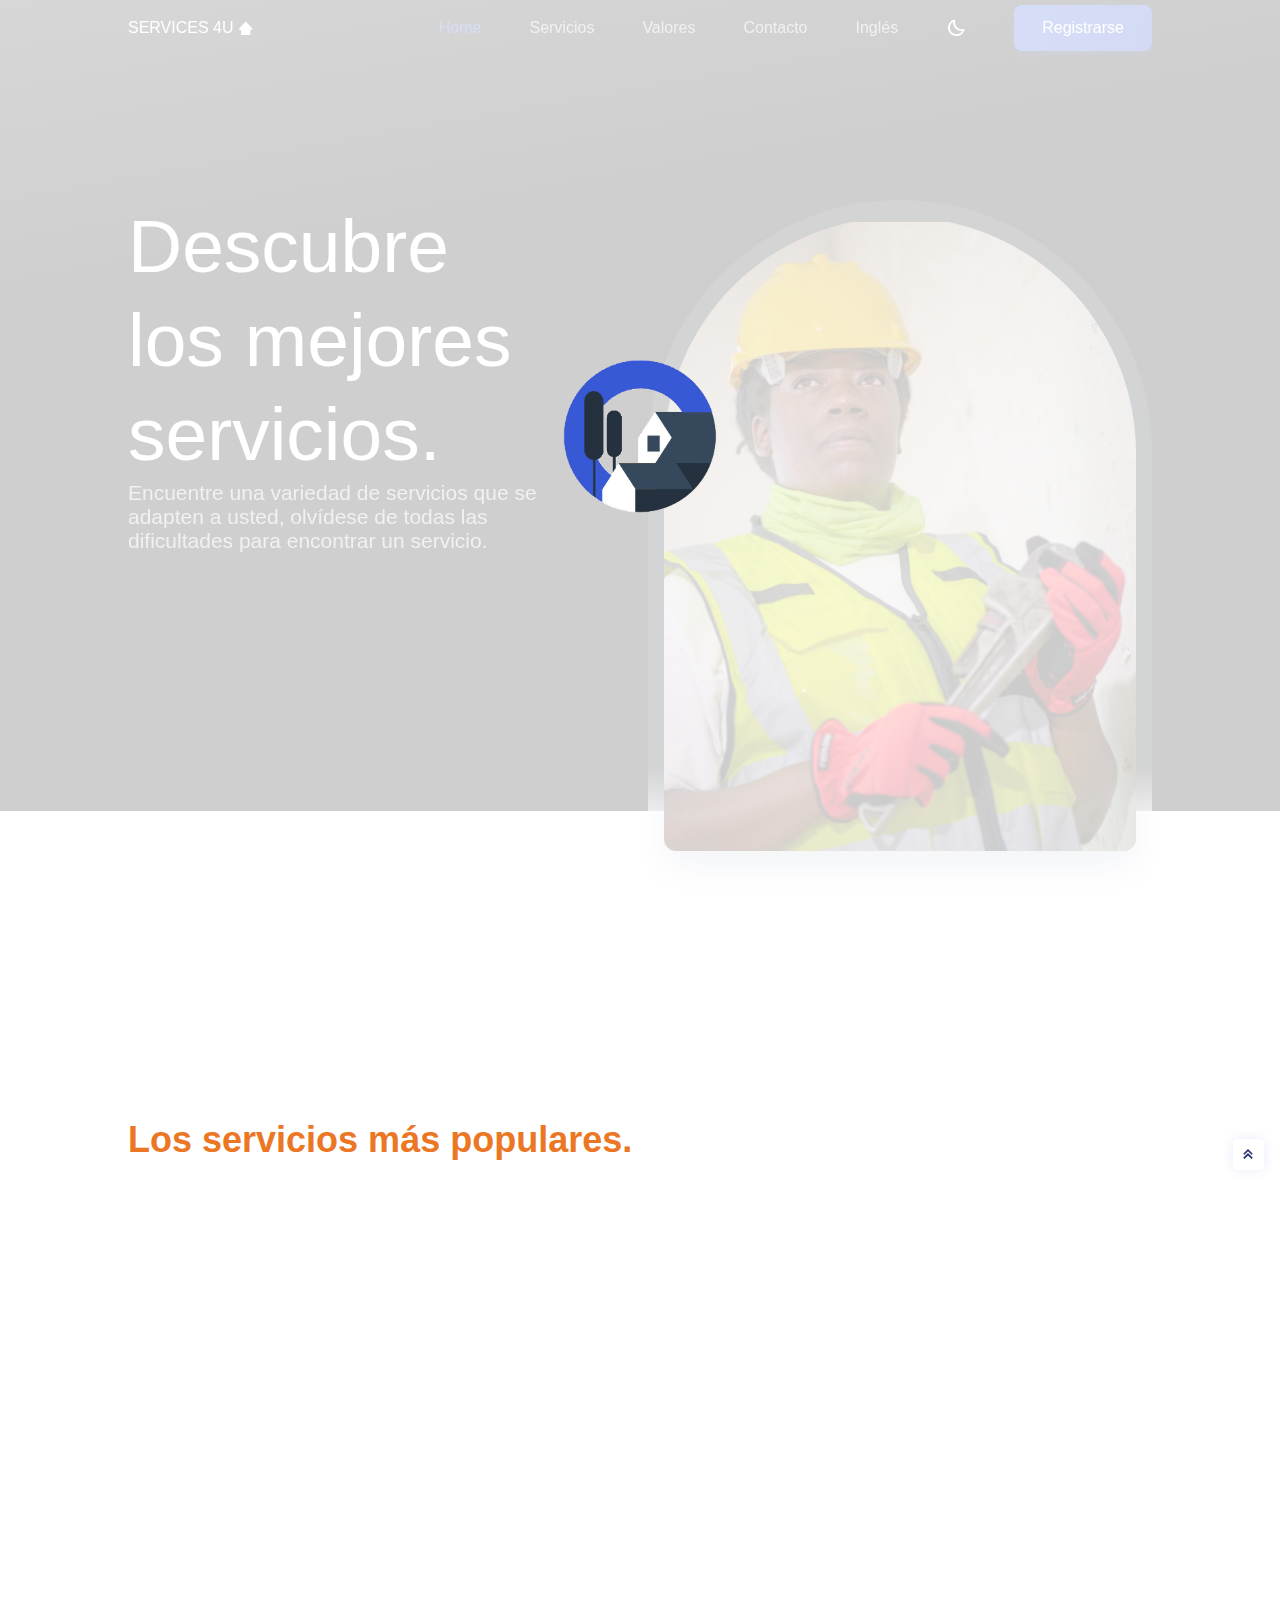
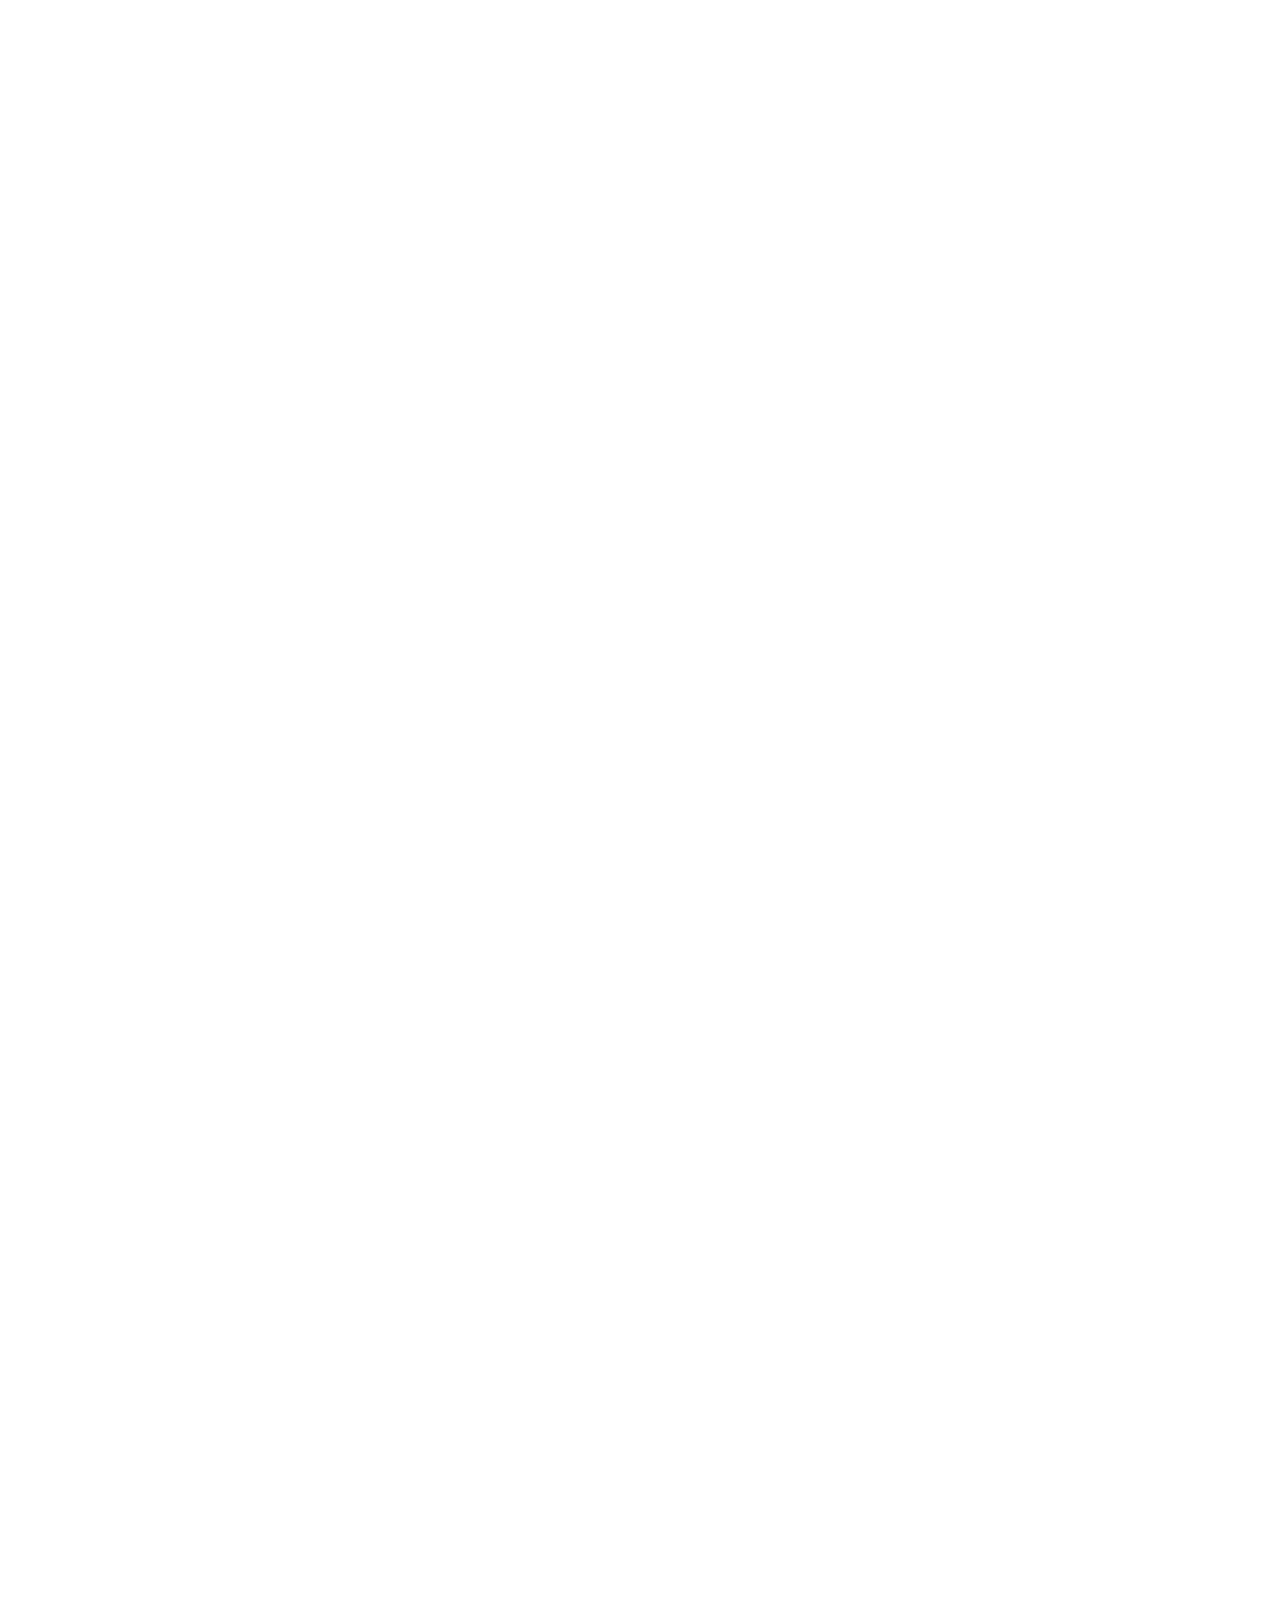
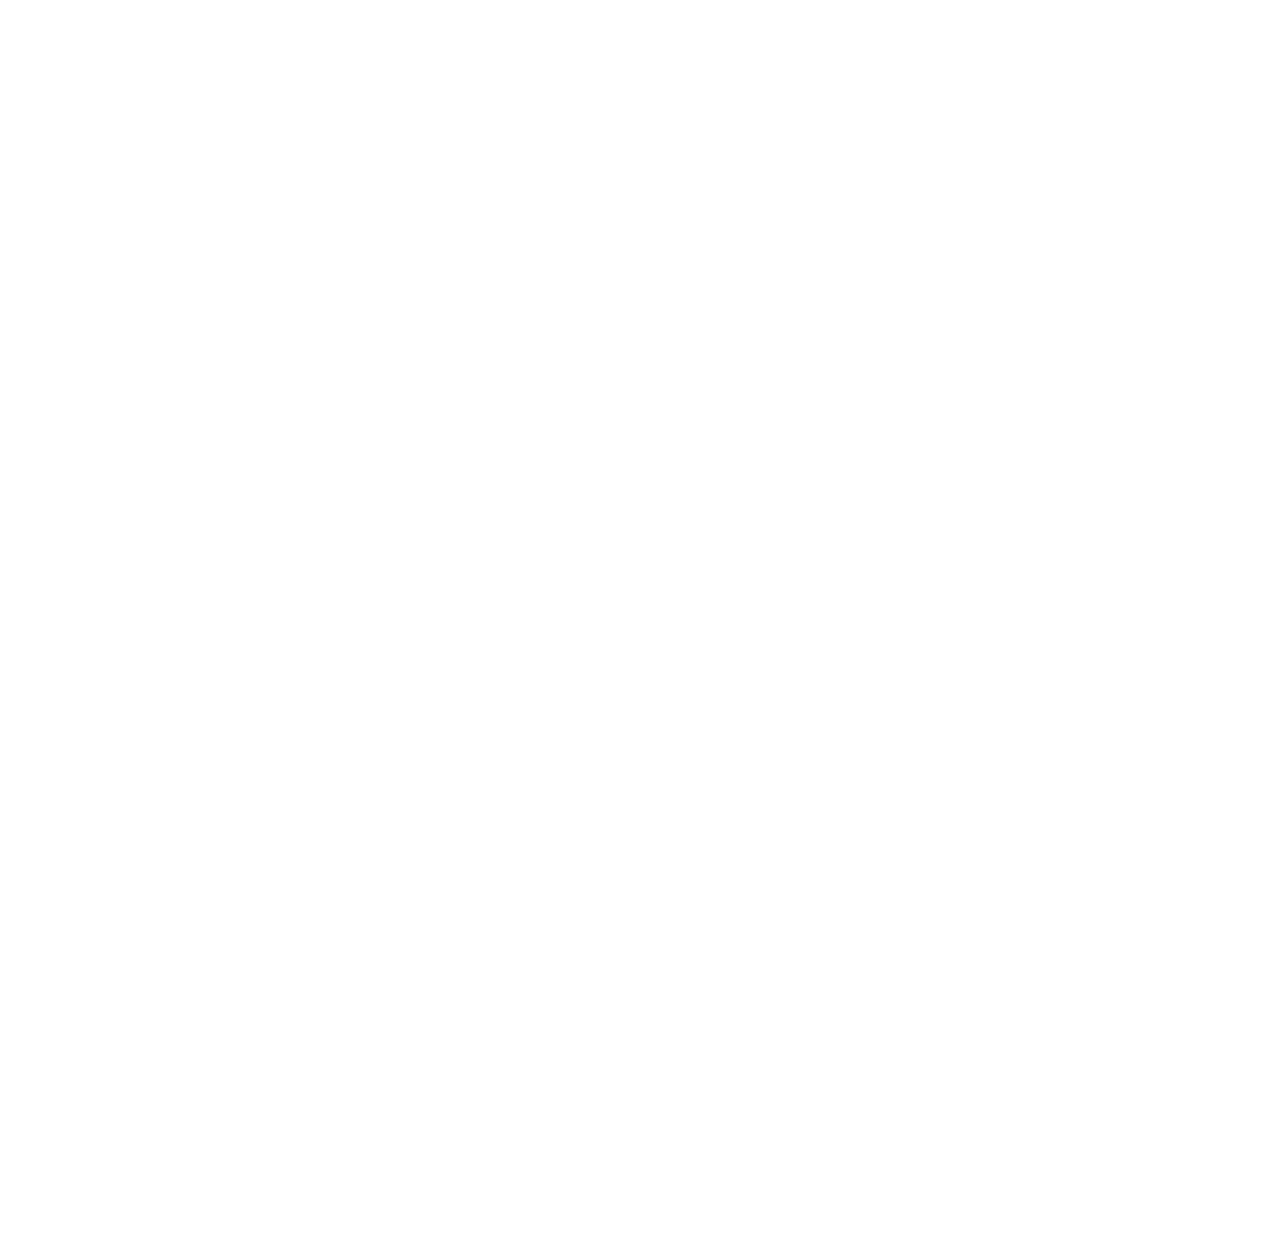
<file: 4U3 proyecto/4U3 proyecto/4U3 proyecto/4U3 proyecto/Pagina_web/Pagina_web/principal.html>
<!DOCTYPE html>
<html lang="en">

<head>
    <meta charset="UTF-8">
    <meta name="viewport" content="width=device-width, initial-scale=1.0">

    <!--=============== FAVICON ===============-->
    <link rel="shortcut icon" href="/img/logo (1).png" type="image/x-icon">

    <!--=============== BOXICONS ===============-->
    <link href='https://unpkg.com/boxicons@2.1.4/css/boxicons.min.css' rel='stylesheet'>

    <!--=============== SWIPER CSS ===============-->
    <link rel="stylesheet" href="https://cdn.jsdelivr.net/npm/swiper@10/swiper-bundle.min.css" />

    <!--=============== CSS ===============-->
    <link rel="stylesheet" href="estilos.css">

    <title>SERVICES 4U</title>
</head>

<body>
    <div class="loading-screen">
        <img src="animacion2.gif" alt="Cargando...">
    </div>
    <!--==================== HEADER ====================-->
    <header class="header" id="header">
        <nav class="nav container">
            <a href="principal.html" class="nav__logo">
                SERVICES 4U <i class='bx bxs-home-alt-2'></i>
            </a>

            <div class="nav__menu">
                <ul class="nav__list">
                    <li class="nav__item">
                        <a href="#home" class="nav__link active-link">
                            <i class='bx bx-home-alt-2'></i>
                            <span>Home</span>
                        </a>
                    </li>

                    <li class="nav__item">
                        <a href="#popular" class="nav__link ">
                            <i class='bx bx-hard-hat'></i>
                            <span>Servicios</span>
                        </a>
                    </li>

                    <li class="nav__item">
                        <a href="#value" class="nav__link">
                            <i class='bx bxs-award'></i>
                            <span>Valores</span>
                        </a>
                    </li>

                    <li class="nav__item">
                        <a href="#contact" class="nav__link">
                            <i class='bx bx-phone'></i>
                            <span>Contacto</span>
                        </a>
                    </li>

                    <li class="nav__item">
                        <a href="ENprincipal.html" class="nav__link">
                            <i class='bx bxs-flag-alt'></i>
                            <span>Inglés</span>
                        </a>
                    </li>
                </ul>
            </div>

            <!-- Teme change buttonh -->
            <i class='bx bx-moon change-theme' id="theme-button"></i>

            <a href="index.html" class="button nav__button">
                Registrarse
            </a>
        </nav>
    </header>

           

    <!--==================== MAIN ====================-->
    <main class="main">
        <!--==================== HOME ====================-->
        <section class="home section" id="home">
            <div class="home__container container grid">
                <div class="home__data">
                    <hi class="home__title">
                        Descubre <br> los mejores <br> servicios.
                    </hi>
                    <p class="home__description">
                        Encuentre una variedad de servicios que se adapten a usted,
                        olvídese de todas las dificultades para encontrar un servicio.
                    </p>

                </div>

                <div class="home__images">
                    <div class="home__orbe">

                    </div>
                    <div class="home__img">
                        <img src="img/servicio.jpg" alt="">
                    </div>
                </div>
            </div>
        </section>

        <!--==================== LOGOS ====================-->
        <section class="logos section">
            <div class="logos__container container grid">

            </div>
        </section>

        <!--==================== POPULAR ====================-->
        <section class="popular section" id="popular">
            <div class="container">
                <span class="section__subtitle"></span>
                <h2 class="section__title">
                    Los servicios más populares<span>.</span>
                </h2>

                <div class="popular__container swiper">
                    <div class="swiper-wrapper">
                        <article class="popular__card swiper-slide">
                            <img src="img/mecanico.jpg" alt="" class="popular__img">

                            <div class="popular__data">
                                <h2 class="popular__price">
                                    <span>$</span>1,000-50,000
                                </h2>
                                <h3 class="popular__title">
                                    Mecánicos.
                                </h3>
                                <p class="popular__description">
                                    Mecánicos en Chihuahua.
                                </p>
                            </div>
                        </article>

                        <article class="popular__card swiper-slide">
                            <img src="img/casa.jpg" alt="" class="popular__img">

                            <div class="popular__data">
                                <h2 class="popular__price">
                                    <span>$</span>500-2,000
                                </h2>
                                <h3 class="popular__title">
                                    Limpieza de casa.
                                </h3>
                                <p class="popular__description">
                                    Limpeza de casa en Chihuahua
                                </p>
                            </div>
                        </article>

                        <article class="popular__card swiper-slide">
                            <img src="img/desponchado.jpg" alt="" class="popular__img">

                            <div class="popular__data">
                                <h2 class="popular__price">
                                    <span>$</span>300-750
                                </h2>
                                <h3 class="popular__title">
                                    Desponchados y vulcanizadoras.
                                </h3>
                                <p class="popular__description">
                                    Desponchados y vulcanizadoras en Chihuahua.
                                </p>
                            </div>
                        </article>

                        <article class="popular__card swiper-slide">
                            <img src="img/elect.jpg" alt="" class="popular__img">

                            <div class="popular__data">
                                <h2 class="popular__price">
                                    <span>$</span>200-3,000
                                </h2>
                                <h3 class="popular__title">
                                    Electricistas.
                                </h3>
                                <p class="popular__description">
                                    Electricistas en Chihuahua.
                                </p>
                            </div>
                        </article>

                        <article class="popular__card swiper-slide">
                            <img src="img/carpintero.jpg" alt="" class="popular__img">

                            <div class="popular__data">
                                <h2 class="popular__price">
                                    <span>$</span>1,000-10,000
                                </h2>
                                <h3 class="popular__title">
                                    Carpinteros.
                                </h3>
                                <p class="popular__description">
                                    Carpinteros en Chihuahua.
                                </p>
                            </div>
                        </article>
                    </div>
                    <div>
                        <a href="index.html" class="button subscribe__button">
                            Ver más servicios
                        </a>
                    </div>

                    <div class="swiper-button-next">
                        <i class='bx bx-chevron-right'></i>
                    </div>
                    <div class="swiper-button-prev">
                        <i class='bx bx-chevron-left'></i>
                    </div>
                </div>
            </div>
        </section>

        <!--==================== VALUE ====================-->
        <section class="value section" id="value">
            <div class="value__container container grid">
                <div class="value__images">
                    <div class="value__orbe"></div>

                    <div class="value__img">
                        <img src="img/opcion7.jpg" alt="">
                    </div>
                </div>

                <div class="value__content">
                    <div class="value__data">
                        <span class="section__subtitle"></span>
                        <h2 class="section__title">
                            El valor que te damos<span>.</span>
                        </h2>
                        <p class="value__description">
                            Siempre estamos dispuestos a ayudar, brindándole el mejor servicio.
                            Creemos que un buen servicio, puede mejorar su vida.
                        </p>
                    </div>

                    <div class="value__accordion">
                        <div class="value__accordion-item">
                            <header class="value__accordion-header">
                                <i class="bx bxs-group"></i>
                                <h3 class="value__accordion-title">
                                    ¿Quiénes somos?
                                </h3>
                                <div class="value__accordion-arrow">
                                    <i class='bx bxs-down-arrow'></i>
                                </div>
                            </header>

                            <div class="value__accordion-content">
                                <p class="value__accordion-description">
                                    Somos estudiantes de la universidad tecnologica de chihuahua, de la carrera "Entornos virtuales y negocios digitales", estamos en 3er cuatrimestre de la carrera. 
                                </p>
                            </div>
                        </div>

                        <div class="value__accordion-item">
                            <header class="value__accordion-header">
                                <i class='bx bxs-low-vision'></i>
                                <h3 class="value__accordion-title">
                                    Visión.
                                </h3>
                                <div class="value__accordion-arrow">
                                    <i class='bx bxs-down-arrow'></i>
                                </div>
                            </header>

                            <div class="value__accordion-content">
                                <p class="value__accordion-description">
                                    Ser la empresa número uno en servicios al hogar, brindando soluciones prácticas, 
                                    cómodas y confiables que mejoren la calidad de vida de nuestros clientes y faciliten
                                     el cuidado de sus hogares.
                                </p>
                            </div>
                        </div>

                        <div class="value__accordion-item">
                            <header class="value__accordion-header">
                                <i class='bx bxs-bullseye'></i>
                                <h3 class="value__accordion-title">
                                    Misión.
                                </h3>
                                <div class="value__accordion-arrow">
                                    <i class='bx bxs-down-arrow'></i>
                                </div>
                            </header>

                            <div class="value__accordion-content">
                                <p class="value__accordion-description">
                                    Simplificar la vida de nuestros clientes, ofreciendo una plataforma online donde puedan encontrar rápidamente profesionales calificados para atender todas sus necesidades domésticas, garantizando la satisfacción, seguridad y comodidad en cada servicio. 
                                </p>
                            </div>
                        </div>

                        <div class="value__accordion-item">
                            <header class="value__accordion-header">
                                <i class='bx bxs-star'></i>
                                <h3 class="value__accordion-title">
                                    Creadores.
                                </h3>
                                <div class="value__accordion-arrow">
                                    <i class='bx bxs-down-arrow'></i>
                                </div>
                            </header>

                            <div class="value__accordion-content">
                                <p class="value__accordion-description">
                                    Tamara Escontrias Bocanegra.
                                    Maximiliano Navarro Ochoa.
                                    Fernanda Torres Lopez.

                                    Luis Enrique Andazola Diaz.
                                    
                                </p>
                            </div>
                        </div>
                    </div>
                </div>

            </div>
        </section>
        <!--==================== CONTACT ====================-->
        <section class="contact section" id="contact">
            <div class="contact__container container grid">
                <div class="contact__images">
                    <div class="contact__orbe"></div>

                    <div class="contact__img">
                        <img src="img/mecanicos.jpg" alt="">
                    </div>
                </div>

                <div class="contact__content">
                    <div class="contact__data">
                       <h2 class="section__tittle">
                        Contáctanos<span>.</span>
                       </h2> 
                       <p class="contact__description">
                        ¿Tienes un problema?, contáctanos vía Instagram o correo electrónico
                       </p>
                    </div>
                    <div class="contact__card">
                        <div class="contact__card-box">
                            <div class="contact__card-info">
                                <i class='bx bxl-instagram'></i>
                                <div>
                                    <h3 class="contact__card-title">
                                        Instagram.
                                    </h3>
                                    <p class="contact__card-description">
                                        services_4u__
                                    </p>
                                </div>
                            </div>

                            <button class="button contact__card-button">
                        
                                <a href="https://www.instagram.com/services_4u__/" target="_blank"
                                    class="button contact__card-button">Siguenos</a>
                            </button>


                            
                        </div>

                         
                        
                        <div class="espacio">       

                        </div>
                        

                        <div class="contact__card-box">
                            <div class="contact__card-info">
                                <i class='bx bxs-envelope'></i>
                                <div>
                                    <h3 class="contact__card-title">
                                        Correo electronico
                                    </h3>
                                    <p class="contact__card-description">
                                        services4uapp@gmail.com
                                    </p>
                                    





                                </div>
                            </div>

                            <button class="button contact__card-button">
                                <a href="https://www.google.com/intl/es-419/gmail/about/" target="_blank"
                                    class="button contact__card-button">Mensajea ahora</a>
                            </button>
                            

                        </div>
                    </div>
                </div>
            </div>
            

        </section>

        <!--==================== SUBSCRIBE ====================-->
        <section class="subscribe section">
            <div class="subscribe__container container">
                <h1 class="subscribe__title">
                    Empieza a ofrecer tus servicios ahora, con Services 4U.
                </h1>
                <p class="subscribe__description">
                    Crea tu cuenta y descrube la mejor manera de ofrecer servicios.
                </p>
                <a href="index.html" class="button subscribe__button">
                    Registrate ahora.
                </a>
            </div>
        </section>
    </main>

    <!--==================== FOOTER ====================-->
    <footer class="footer section">
        <div class="footer__container container grid">
            <div>
                <a href="#" class="footer__logo">
                    Services 4U <i class='bx bxs-home'></i>
                </a>
                <p class="footer__description">
                    Queremos que toda la gente <br>
                    tenga los mejores servicios.
                </p>
            </div>

            <div class="footer__content">
                <div>
                    <h3 class="footer__title">
                        Acerca de
                    </h3>

                    <ul class="footer__links">
                        <li>
                            <a href="#" class="footer__link">Acerca de nosotros</a>
                        </li>
                        <li>
                            <a href="#" class="footer__link">Caracteristicas</a>
                        </li>
                        <li>
                            <a href="#" class="footer__link">Noticias & Blogs</a>
                        </li>
                    </ul>
                </div>

                <div>
                    <h3 class="footer__title">
                        Compañia
                    </h3>

                    <ul class="footer__links">
                        <li>
                            <a href="#" class="footer__link">Como trabajamos?</a>
                        </li>
                        <li>
                            <a href="#" class="footer__link">Capital</a>
                        </li>
                        <li>
                            <a href="#" class="footer__link">Seguridad</a>
                        </li>
                    </ul>
                </div>

                <div>
                    <h3 class="footer__title">
                        Soporte
                    </h3>

                    <ul class="footer__links">
                        <li>
                            <a href="#" class="footer__link">FAQs</a>
                        </li>
                        <li>
                            <a href="#" class="footer__link">Centro de Soporte</a>
                        </li>
                        <li>
                            <a href="#" class="footer__link">Contactanos</a>
                        </li>
                    </ul>
                </div>

                <div>
                    <h3 class="footer__title">
                        Siguenos
                    </h3>

                    <ul class="footer__social">
                        <a href="https://www.facebook.com/" target="_blank" class="footer__social-link">
                            <i class='bx bxl-facebook-circle'></i>
                        </a>
                        <a href="https://www.instagram.com/" target="_blank" class="footer__social-link">
                            <i class='bx bxl-instagram-alt'></i>
                        </a>
                        <a href="https://www.pinterest.com/" target="_blank" class="footer__social-link">
                            <i class='bx bxl-pinterest'></i>
                        </a>
                    </ul>
                </div>
            </div>
        </div>

        <div class="footer__info container">
            <span class="footer__copy">
                &#169; Team Rocket. All rigths reserved
            </span>

            <div class="footer__privacy">
                <a href="#">Terms & Agreements</a>
                <a href="#">Privacy Policy</a>
            </div>
        </div>

    </footer>


    <!--========== SCROLL UP ==========-->
    <a href="#" class="scrollup" id="scroll-up">
        <i class='bx bx-chevrons-up'></i>
    </a>

    <!--=============== SCROLLREVEAL ===============-->
    <script src="scrollreveal.min.js"></script>

    <!--=============== SWIPER JS ===============-->
    <script src="https://cdn.jsdelivr.net/npm/swiper@10/swiper-bundle.min.js"></script>

    <!--=============== MAIN JS ===============-->
    <script src="main.js"></script>
</body>
</html>
</file>
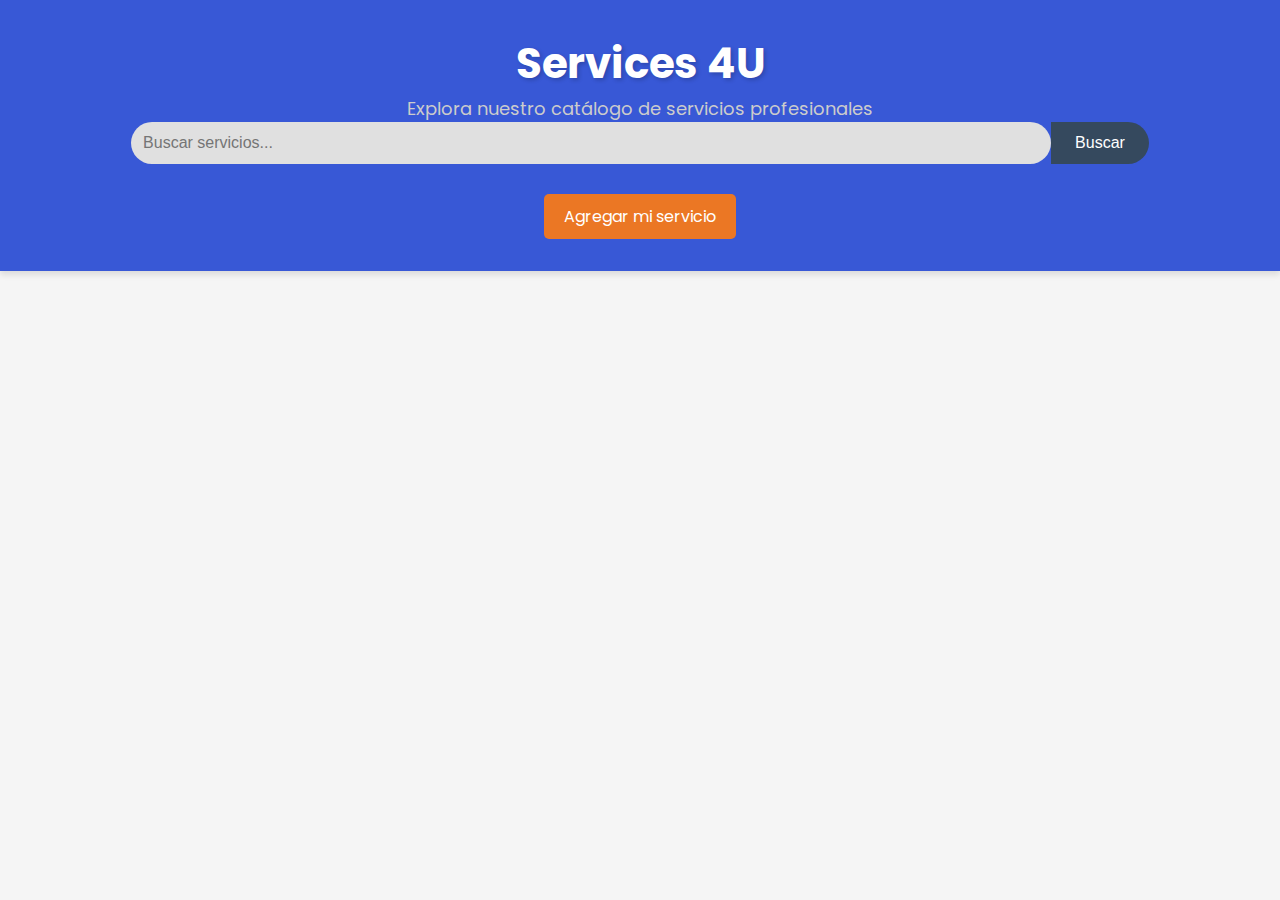
<file: 4U3 proyecto/4U3 proyecto/4U3 proyecto/4U3 proyecto/Pagina_web/Pagina_web/publicar.html>
<!DOCTYPE html>
<html lang="es">

<head>
    <meta charset="UTF-8">
    <meta name="viewport" content="width=device-width, initial-scale=1.0">
    <title>Servicios 4U</title>
    <link rel="stylesheet" href="https://fonts.googleapis.com/css2?family=Poppins:wght@300;400;700&display=swap">
    <style>
        /* Estilos del cuerpo y del header */
        body {
            font-family: "Poppins", sans-serif;
            margin: 0;
            padding: 0;
            background-color: #f5f5f5;
            /* Gris claro */
            color: #333;
        }

        header {
            background-color: #3858d6;
            /* Azul oscuro */
            color: #fff;
            text-align: center;
            padding: 2rem 0;
            box-shadow: 0 4px 6px rgba(0, 0, 0, 0.1);
            position: relative;
            z-index: 1;
            /* Asegura que el header se muestre sobre las tarjetas */
        }

        /* Estilos para el logo y el título */
        .logo-container {
            display: flex;
            align-items: center;
            justify-content: center;
            margin-bottom: 20px;
        }

        .logo {
            max-width: 80px;
            height: auto;
            margin-right: 10px;
        }

        .titulo-header {
            font-size: 42px;
            font-weight: 700;
            margin: 0;
            color: #fff;
            text-shadow: 2px 2px 4px rgba(0, 0, 0, 0.2);
        }

        .subtitulo-header {
            font-size: 18px;
            margin: 0;
            color: #ccc;
        }

        /* Estilos para la barra de búsqueda */
        .buscador {
            display: flex;
            justify-content: center;
            align-items: center;
            /* Alinea verticalmente el botón con el input */
            margin-bottom: 30px;
            position: relative;
        }

        .buscador input {
            border: none;
            border-radius: 25px;
            padding: 12px;
            font-size: 16px;
            width: 70%;
            transition: width 0.3s ease-in-out, background-color 0.3s ease-in-out;
            background-color: #e0e0e0;
            /* Gris claro */
            color: #333;
        }

        .buscador input:focus {
            width: 100%;
            outline: none;
            background-color: #d1d9e6;
        }

        .buscador button {
            border: none;
            border-radius: 0 25px 25px 0;
            padding: 12px 24px;
            background-color: #35495e;
            /* Azul oscuro */
            color: #fff;
            font-size: 16px;
            cursor: pointer;
            transition: background-color 0.2s;
            outline: none;
        }

        .buscador button:hover {
            background-color: #303f4d;
            /* Azul oscuro más oscuro en el hover */
        }

        /* Estilos para las tarjetas de servicio */
        .tarjeta-container {
            display: flex;
            flex-wrap: wrap;
            justify-content: center;
            padding: 20px;
            background-color: #f5f5f5;
            /* Gris claro */
        }

        .tarjeta {
            background-color: #fff;
            border: 1px solid #e0e0e0;
            /* Gris claro */
            box-shadow: 0 4px 6px rgba(0, 0, 0, 0.1);
            padding: 1.5rem;
            margin: 20px;
            flex: 0 0 calc(30% - 40px);
            border-radius: 10px;
            overflow: hidden;
            transition: transform 0.2s ease-in-out, box-shadow 0.2s ease-in-out;
            text-align: center;
        }

        .tarjeta:hover {
            transform: translateY(-5px);
            box-shadow: 0 6px 8px rgba(0, 0, 0, 0.2);
        }

        .tarjeta h3 {
            margin-bottom: 10px;
            font-size: 24px;
            color: #35495e;
        }

        .tarjeta p {
            font-size: 14px;
            color: #555;
            margin: 5px 0;
        }

        .tarjeta ul {
            list-style: none;
            padding-left: 0;
            display: flex;
            justify-content: center;
            align-items: center;
            margin-top: 1rem;
        }

        .tarjeta ul li {
            margin-right: 0.5rem;
        }

        .tarjeta img {
            width: 80px;
            height: 80px;
            border: 1px solid #e0e0e0;
            /* Gris claro */
            border-radius: 50%;
            margin-top: 10px;
            object-fit: cover;
        }

        /* ... (otros estilos se mantienen iguales) ... */
        /* ... (otros estilos) ... */

        /* Estilos para el botón "Agregar mi servicio" */
        .boton-agregar {
            display: inline-block;
            padding: 10px 20px;
            background-color: hsl(25, 83%, 53%);
            /* Verde */
            color: #fff;
            border: none;
            border-radius: 5px;
            font-size: 16px;
            text-decoration: none;
            transition: background-color 0.2s;
        }

        .boton-agregar:hover {
            background-color: hsl(25, 68%, 41%);
        }
    </style>
</head>

<body>

    <header>
        <div>
            <h1 class="titulo-header">Services 4U</h1>
            <p class="subtitulo-header">Explora nuestro catálogo de servicios profesionales</p>
        </div>

        <div class="buscador">
            <input type="text" placeholder="Buscar servicios...">
            <button style="background-color: #35495e;">Buscar</button>
        </div>
        <div class="agregar-servicio">
            <a href="form.html" class="boton-agregar">Agregar mi servicio</a>
        </div>
    </header>

    <div class="tarjeta-container" id="datos">
        <!-- Aquí se mostrarán los datos de la API -->
    </div>

    <div id="mensaje">
        <!-- Aquí se mostrará el mensaje de no resultados -->
    </div>
    <script>
        const apiUrl = "http://localhost/4U3%20proyecto/4U3%20proyecto/4U3%20proyecto/4U3%20proyecto/Pagina_web/Pagina_web/SERVICES%204U/api/api.php";

        async function cargarDatos() {
            try {
                const response = await fetch(apiUrl);
                const data = await response.json();

                const datosDiv = document.getElementById("datos");
                mostrarDatos(data.formulario, datosDiv);
            } catch (error) {
                console.error("Error al cargar los datos:", error);
            }
        }

        function mostrarDatos(data, container) {
            container.innerHTML = "";

            data.forEach(item => {
                const card = document.createElement("div");
                card.classList.add("tarjeta");

                card.innerHTML = `
                <h3>${item.nombreServicio}</h3>
                <p><strong>Ubicación:</strong> ${item.ubicacion}</p>
                <p><strong>Número de Celular:</strong> ${item.numeroCelular}</p>
                <p><strong>Precio:</strong> ${item.precio}</p>
                <p><strong>Descripción:</strong> ${item.descripcion}</p>
                <p><strong>Fotos:</strong></p>
                <ul>
                    ${item.fotos.split(',').map(foto => `<li><img src="${foto}" alt="Foto"></li>`).join('')}
                </ul>
            `;

                container.appendChild(card);
            });
        }

        const btnBuscar = document.querySelector("button");
        btnBuscar.addEventListener("click", async () => {
            const busqueda = document.querySelector("input").value.toLowerCase();
            const response = await fetch(apiUrl);
            const data = await response.json();
            const datosFiltrados = filtrarDatos(data.formulario, busqueda);
            const datosDiv = document.getElementById("datos");
            const mensajeDiv = document.getElementById("mensaje");

            if (datosFiltrados.length === 0) {
                mostrarMensaje("No se encontraron resultados.");
                datosDiv.innerHTML = "";
            } else {
                mensajeDiv.innerHTML = "";
                mostrarDatos(datosFiltrados, datosDiv);
            }
        });

        function filtrarDatos(data, busqueda) {
            return data.filter(item => item.nombreServicio.toLowerCase().includes(busqueda));
        }

        function mostrarMensaje(mensaje) {
            const mensajeDiv = document.getElementById("mensaje");
            mensajeDiv.innerHTML = `<p>${mensaje}</p>`;
        }

        cargarDatos();
    </script>
</body>

</html>
</file>
<file: 4U3 proyecto/4U3 proyecto/4U3 proyecto/4U3 proyecto/Pagina_web/Pagina_web/style.css>
*{
    padding: 0;
    margin: 0;
    box-sizing: border-box;
    font-family: 'Montserrat', sans-serif;
}

body{
    display: flex;
    align-items: center;
    justify-content: center;
    height: 100vh;
    background-image: url(bg-login.png);
    background-size: cover;
} 

.container-form{
    display: flex;
    border-radius: 20px;
    box-shadow: 0 5px 7px rgba(0, 0, 0, .1);
    height: 500px;
    max-width: 900px;
    transition: all 1s ease;
    margin: 10px;
}

.information{
    width: 40%;
    display: flex;
    align-items: center;
    text-align: center;
    background-color: #0f0f0f;
    border-top-left-radius: 20px;
    border-bottom-left-radius: 20px;
}

.info-childs{
    width: 100%;
    padding: 0 30px;
}

.info-childs h2{
    font-size: 2.5rem;
    color: #ffffff;
}

.info-childs p{
    margin: 15px 0;
    color: #ffffff;
}

.info-childs input{
    background-color: transparent;
    outline: none;
    border: solid 2px #cfcfcf;
    border-radius: 20px;
    padding: 10px 20px;
    color: #cfcfcf;
    cursor: pointer;
    transition: background-color .3s ease;
}

.info-childs input:hover{
    background-color: #3858d6;
    border: none;
    color: #000000;
    box-shadow: 0 2px 5px rgba(206, 196, 196, 0.863);
}

.form-information{
    display: flex;
    align-items: center;
    justify-content: center;
    width: 60%;
    text-align: center;
    background-color: #ffffff;
    border-top-right-radius: 20px;
    border-bottom-right-radius: 20px;
}


.form-information-childs{
    padding: 0 30px;
}

.form-information-childs h2{
    color: #000000;
    font-size: 2rem;
}

.form-information-childs p{
    color: #020202;
}

.icons{
    margin: 15px 0;
}

.icons i{
    border-radius: 50%;
    padding: 15px;
    cursor: pointer;
    margin: 0 10px;
    color: #3858d6;
    border: solid thin #000000;
    transition: background-color .5s ease;
    box-shadow: 0 2px 5px #767b8d;
}

.icons i:hover{
    background-color: #3858d6;
    color: #fff;
}

.form{
    margin: 30px 0 0 0;
}

.form label{
    display: flex;
    align-items: center;
    margin-bottom: 15px;
    border-radius: 20px;
    padding: 0 10px;
    background-color: #fff;
    box-shadow: 0 2px 5px rgba(0, 0, 0, .1);
}

.form label input{
    width: 100%;
    padding: 10px;
    background-color: #ffffff;
    border: none;
    outline: none;
    border-radius: 20px;
    color: #333;
}

.form label i{
    color: #3858d6;
}

.form input[type="submit"]{
    background-color: #3858d6;
    color: #fff;
    border-radius: 20px;
    border: none;
    padding: 10px 15px;
    cursor: pointer;
    margin-top: 10px;
    transition: background-color .4s ease;
    box-shadow: 0 2px 5px rgba(0, 0, 0, .1);
}

.form input[type="submit"]:hover {
    background-color:#ffffff;
    color: black; 
    border: 2px solid #000;
}

.hide{
    position: absolute;
    transform: translateY(-300%);
}

.texto{
    text-align: center;
  
  align-items: center;
 
  font-size: 12px;
  line-height: 4.5;
  letter-spacing: -1px;
}



/*RESPONSIVE FORM*/

@media screen and (max-width:750px){
    html{
        font-size: 12px;
    }
}

@media screen and (max-width:580px){
    html{
        font-size: 10px;
    }

    .container-form{
        height: auto;
        flex-direction: column;
    }

    .information{
        width: 100%;
        padding: 20px;
        border-top-left-radius: 20px;
        border-top-right-radius: 20px;
        border-bottom-left-radius: 0px;
        border-bottom-right-radius: 0;
    }

    .form-information{
        width: 100%;
        padding: 20px;
        border-bottom-left-radius: 20px;
        border-top-right-radius: 0;
    }
}
</file>
<file: 4U3 proyecto/4U3 proyecto/4U3 proyecto/4U3 proyecto/Pagina_web/Pagina_web/estilos.css>
.loading-screen {
  position: fixed;
  top: 0;
  left: 0;
  width: 100%;
  height: 100%;
  background-color: rgba(255, 255, 255, 0.8);
  display: flex;
  justify-content: center;
  align-items: center;
  z-index: 9999;
}

.loading-screen img {
  max-width: 300px;
  animation-name: animacion2;
  animation-duration: 2s;
  animation-timing-function: ease;

  /* Ajusta el tamaño de la imagen según tus necesidades */

}


/*=============== GOOGLE FONTS ===============*/
@import url("https://fonts.googleapis.com/css2?family=Poppins:wght@400;500;600&display=swap");

/*=============== VARIABLES CSS ===============*/
:root {
  --header-height: 3.5rem;

  /*========== Colors ==========*/
  /*Color mode HSL(hue, saturation, lightness)*/
  --first-color: hsl(228, 66%, 53%);
  --first-color-alt: hsl(228, 66%, 47%);
  --first-color-light: hsl(228, 62%, 59%);
  --first-color-lighten: hsl(228, 100%, 97%);
  --second-color: hsl(25, 83%, 53%);
  --title-color: hsl(228, 57%, 28%);
  --text-color: hsl(228, 15%, 50%);
  --text-color-light: hsl(228, 12%, 75%);
  --border-color: hsl(228, 99%, 98%);
  --body-color: #fff;
  --container-color: #fff;

  /*========== Font and typography ==========*/
  /*.5rem = 8px | 1rem = 16px ...*/
  --body-font: 'Poppins', sans-serif;
  --biggest-font-size: 2.25rem;
  --h1-font-size: 1.5rem;
  --h2-font-size: 1.25rem;
  --h3-font-size: 1rem;
  --normal-font-size: .938rem;
  --small-font-size: .813rem;
  --smaller-font-size: .75rem;

  /*========== Font weight ==========*/
  --font-medium: 500;
  --font-semi-bold: 600;

  /*========== z index ==========*/
  --z-tooltip: 10;
  --z-fixed: 100;
}
.loading-screen {
  position: fixed;
  top: 0;
  left: 0;
  width: 100%;
  height: 100%;
  background-color: rgba(255, 255, 255, 0.8);
  display: flex;
  justify-content: center;
  align-items: center;
  z-index: 9999;
}

.loading-screen img {
  max-width: 300px; /* Ajusta el tamaño de la imagen según tus necesidades */
  animation-name: animacion2;
  animation-duration: 5s; /* Duración de 2 segundos */
  animation-timing-function: ease; 
}

/* Responsive typography */
@media screen and (min-width: 1024px) {
  :root {
    --biggest-font-size: 4rem;
    --h1-font-size: 2.25rem;
    --h2-font-size: 1.5rem;
    --h3-font-size: 1.25rem;
    --normal-font-size: 1rem;
    --small-font-size: .875rem;
    --smaller-font-size: .813rem;
  }
}

/*=============== BASE ===============*/
* {
  box-sizing: border-box;
  padding: 0;
  margin: 0;
}

html {
  scroll-behavior: smooth;
}

body {
  font-family: var(--body-font);
  font-size: var(--normal-font-size);
  background-color: var(--body-color);
  color: var(--text-color);
  transition: .3s; /* For animation dark mode */
}

h1, h2, h3 {
  color: var(--title-color);
  font-weight: var(--font-semi-bold);
}

ul {
  list-style: none;
}

a {
  text-decoration: none;
}

img {
  max-width: 100%;
  height: auto;
}

input,
button {
  font-family: var(--body-font);
  outline: none;
  border: none;
}

/*=============== THEME ===============*/
.change-theme{
  font-size: 1.25rem;
  color: #fff;
  cursor: pointer;
  transition: .3s;
}

.change-theme:hover{
  color: var(--first-color);
}

/*========== Variables Dark theme ==========*/
body.dark-theme{
  --first-color: hsl(228, 66%, 62%);
  --second-color: hsl(25, 57%, 54%);
  --title-color: hsl(228, 8%, 95%);
  --text-color: hsl(228, 8%, 70%);
  --border-color: hsl(228, 16%, 14%);
  --body-color: hsl(228, 12%, 8%);
  --container-color: hsl(228, 16%, 12%);
}

/*========== 
    Color changes in some parts of 
    the website, in dark theme 
==========*/
.dark-theme .home__search,
.dark-theme .swiper-button-next,
.dark-theme .swiper-button-prev{
  border: 3px solid var(--border-color);
}

.dark-theme .nav__menu,
.dark-theme .home__img,
.dark-theme .popular__card:hover,
.dark-theme .value__img,
.dark-theme .accordion-open,
.dark-theme .accordion-open .value__accordion-icon,
.dark-theme .accordion-open .value__accordion-arrow,
.dark-theme .contact__img,
.dark-theme .contact__card-box:hover,
.dark-theme .scrollup{
  box-shadow: none;
}

.dark-theme .value__orbe,
.dark-theme .value__accordion-icon
.dark-theme .value__accordion-arrow,
.dark-theme .contact__orbe,
.dark-theme .contact__card i,
.dark-theme .contact__card-button,
.dark-theme .subscribe__container{
  background-color: var(--container-color);
}

.dark-theme .subscribe__container{
  border: 6px solid var(--border-color);
}

.dark-theme .subscribe__description,
.dark-theme .value__description,
.dark-theme .contact__description,
.dark-theme .popular__title,
.dark-theme .popular__description{
  color: var(--text-color);
}

.dark-theme::-webkit-scrollbar{
  background-color: hsl(228, 4%, 16%);
}

.dark-theme::-webkit-scrollbar-thumb{
  background-color: hsl(228, 4%, 25%);
}

.dark-theme::-webkit-scrollbar-thumb:hover{
  background-color: hsl(228, 4%, 35%);
}

/*=============== REUSABLE CSS CLASSES ===============*/
.container {
  max-width: 1024px;
  margin-left: 1.5rem;
  margin-right: 1.5rem;
}

.grid {
  display: grid;
}

.section {
  padding: 4.5rem 0 2rem;
}

.section__title {
  font-size: var(--h2-font-size);
  margin-bottom: 1rem;
  color: #eb7724;
}

.section__title span {
  color: var(--second-color);
}

.section__subtitle {
  display: block;
  font-size: var(--small-font-size);
  color: var(--second-color);
}

.main {
  overflow: hidden; /* For the animations ScrollReveal*/
}

/*=============== HEADER & NAV ===============*/
.header{
  position: fixed;
  top: 0;
  left: 0;
  width: 100%;
  background-color: transparent;
  z-index: var(--z-fixed);
  transition: .4s;
}

.nav{
  height: var(--header-height);
  display: flex;
  justify-content: space-between;
  align-items: center;
}

.nav__logo{
  color: #fff;
  display: inline-flex;
  align-items: center;
  column-gap: .25rem;
  font-weight: var(--font-medium);
  transition: .3s;
}

.nav__logo i{
   font-size: 1rem;
}

.nav__logo:hover{
  color: var(--first-color);
}

@media screen and (max-width: 1023px) {
  .nav__menu{
    position: fixed;
    bottom: 2rem;
    background-color: var(--container-color);
    box-shadow: 0 8px 24px hsla(228, 66%, 45%, .15);
    width: 90%;
    left: 0;
    right: 0;
    margin: 0 auto;
    padding: 1.30rem 3rem;
    border-radius: 1.25rem;
    transition: .4s;
  }

  .nav__list{
    display: flex;
    justify-content: space-between;
    align-items: center;
  }

  .nav__link{
    color: var(--text-color);
    display: flex;
    padding: .5rem;
    border-radius: 50%;
  }

  .nav__link i{
    font-size: 1.25rem;
  }

  .nav__link span{
    display: none;
  }
}

/* Change background header */
.scroll-header{
  background-color: var(--body-color);
  box-shadow: 0 1px 4px hsla(228, 4%, 15%, .1);
}

.scroll-header .nav__logo{
  color: var(--first-color);
}

.scroll-header .change-theme{
  color: var(--title-color);
}

/* Active link */
.active-link{
  background: linear-gradient(101deg,
              hsl(228, 66%, 53%),
              hsl(228, 66%, 47%));
  color: #fff;
  box-shadow: 0 4px 8px hsla(228, 66%, 45%, .25);
} 

/*=============== HOME ===============*/
.home{
  background: linear-gradient(170deg,
              hsl(0, 0%, 22%) 0%,
              hsl(0, 0%, 6%) 30%);
              padding-bottom: 0;
}

.home__container{
  padding-top: 4rem;
  row-gap: 3.5rem;
}

.home__title,
.home__value-number{
  color: #fff;
  font-size: 30px;

}

.home__title{
  font-size: var(--biggest-font-size);
  line-height: 125%;
  margin-bottom: 1.25rem;
  font-size: 76px;
  font-size: 75px;
  
}

.home__description{
  color: var(--text-color-light);
  margin-bottom: 2rem;
  font-size: 21px;

}

.home__search{
  background-color: var(--body-color);
  padding: .35rem .35rem .35rem .75rem;
  display: flex;
  align-items: center;
  border-radius: .75rem;
  border: 3px solid var(--text-color-light);
  margin-bottom: 2rem;
}

.home__search i{
  font-size: 1.25rem;
  color: var(--first-color);
}

.home__search-input{
  width: 90%;
  background-color: var(--body-color);
  color: var(--text-color);
  margin: 0 .5rem;
}

.home__search-input::placeholder{
  color: var(--text-color-light);
}

.home__value{
  display: flex;
  column-gap: 2.5rem;
}

.home__value-number{
  font-size: var(--h1-font-size);
  font-weight: var(--font-medium);
}

.home__value-number span{
  color: var(--second-color);
}

.home__value-description{
  display: flex;
  color: var(--text-color-light);
  font-size: var(--smaller-font-size);
}

.home__images{
  position: relative;
  display: flex;
  justify-content: center;
}

.home__orbe{
  width: 265px;
  height: 284px;
  background: linear-gradient(180deg,
              hsl(0, 0%, 16%) 93%,
              hsl(0, 0%, 67%) 100%);
  border-radius: 135px 135px 0 0;
}

.home__img{
  position: absolute;
  width: 250px;
  height: 300px;
  overflow: hidden;
  border-radius: 125px 125px 12px 12px;
  display: inline-flex;
  align-items: flex-end;
  bottom: -1.5rem;
  box-shadow: 0 16px 32px hsla(220, 66%, 25%, .25);
}

/*=============== BUTTON ===============*/
.button{
  display: inline-block;
  background: linear-gradient(101deg,
              hsl(228, 66%, 53%),
              #2948c7);
  color: #fff;
  padding: 14px 28px;
  border-radius: .5rem;
  font-size: var(--normal-font-size);
  font-weight: var(--font-medium);
  box-shadow: 0 4px 8px hsla(228, 66%, 45%, .25);
  transition: .3s;
  cursor: pointer;
}

.button:hover{
  box-shadow: 0 4px 12px hsla(228, 66%, 45%, .25);
}

.nav__button{
  display: none;
}

/*=============== LOGOS ===============*/
.logos__container{
  padding-top: 2rem;
  grid-template-columns: repeat(2, 1fr);
  gap: 3rem 2rem;
  justify-content: center;
}

.logos__img img{
  height: 60px;
  opacity: .2;
  transition: .3s;
}

.logos__img img:hover{
  opacity: .6;
}

/*=============== POPULAR ===============*/
.popular__container{
  padding: 1rem 0 5rem;
}

.popular__card{
  width: 290px;
  background-color: var(--container-color);
  padding: .5rem .5rem 1.5rem;
  border: 1rem;
  margin: 0 auto;
  transition: .4s;
}

.popular__img{
  height: 400px;
  width: 700px;
  max-width: 100%;
  max-height: 100%;
  border-radius: 1rem;
  margin-bottom: 1rem;
}

.popular__data{
  padding: 0 1rem 0 .5rem;
}

.popular__price{
  font-size: var(--h2-font-size);
  color: var(--text-color);
  margin-bottom: .25rem;
  
}

.popular__price span{
  color: var(--second-color);
  
}

.popular__title{
  font-size: var(--h3-font-size);
  margin-bottom: .75rem;
  color: black;
}

.popular__description{
  font-size: var(--small-font-size);
  color: black;
}

.popular__card:hover{
  box-shadow: 0 12px 16px hsla(27, 66%, 45%, 0.1);
  color: white;
}

/* Swiper class */
.swiper-button-prev::after,
.swiper-button-next::after{
  content: '';
}
  
.swiper-button-next,
.swiper-button-prev{
  top: initial;
  bottom: 0;
  width: initial;
  height: initial;
  background-color: var(--container-color);
  border: 2px solid var(--text-color-light);
  padding: 6px;
  border-radius: .5rem;
  font-size: 1.5rem;
  color: var(--first-color);
}
.swiper-button-prev{
  left: calc(50% - 3rem);
}

.swiper-button-next{
  right: calc(50% - 3rem);
}

/*=============== VALUE ===============*/
.value__container{
  row-gap: 3rem;
}

.value__images{
  position: relative;
  display: flex;
  justify-content: center;
}

.value__orbe{
  width: 266px;
  height: 316px;
  background-color: hwb(0 100% 0%);
  border-radius: 135px 135px 16px 16px;
  box-shadow: 0 16px 32px hsla(233, 50%, 64%, 0.952);
}

.value__img{
  position: absolute;
  width: 250px;
  height: 300px;
  overflow: hidden;
  border-radius: 125px 125px 15px 12px;
  inset: 0;
  margin: auto;
  

}

.value__description{
  font-size: var(--small-font-size);
  margin-bottom: 2rem;
  color: black;
}

.value__accordion{
  display: grid;
  row-gap: 1.5rem;
}

.value__accordion-item{
  background-color: var(--body-color);
  border: 2px solid var(--border-color);
  border-radius: .5rem;
  padding: 1rem .75rem;
}

.value__accordion-header{
  display: flex;
  align-items: center;
  cursor: pointer;
}

.value__accordion-icon{
  background-color: var(--first-color-lighten);
  padding: 5px;
  border-radius: .25rem;
  font-size: 18px;
  color: var(--first-color);
  margin-right: .75rem;
  transition: .3s;
}

.value__accordion-title{
  font-size: var(--small-font-size);
}

.value__accordion-arrow{
  display: inline-flex;
  background-color: var(--first-color-lighten);
  padding: .25rem;
  color: var(--first-color);
  border-radius: 2px;
  font-size: 10px;
  margin-left: auto;
  transition: .3s;
}

.value__accordion-arrow i{
  transition: .4s;
}

.value__accordion-description{
  font-size: var(--smaller-font-size);
  padding: 1.25rem 2.5rem 0 0.75rem;
  word-wrap: break-word;
  
  

  
}

.value__accordion-content{
  overflow: hidden;
  transition: all .25s ease;
  display: block;
  width: 200%; /* Ancho del 80% del contenedor padre */
  height: 10px;
  font-size: 16px; /* Tamaño del texto */
  line-height: 1.5; /* Espaciado entre líneas */
  margin: 0;
  
}

/*Rotate icon and add shadows*/
.accordion-open{
  box-shadow: 0 12px 32px hsla(228, 66%, 45%, .1);
}

.accordion-open .value__accordion-icon{
  box-shadow: 0 4px 4px hsla(228, 66%, 45%, .1);
}

.accordion-open .value__accordion-arrow{
  box-shadow: 0 2px 4px hsla(228, 66%, 45%, .1);
}

.accordion-open .value__accordion-arrow i{
  transform: rotate(-360deg);
}

/*=============== CONTACT ===============*/
.contact__container{
  row-gap: 2rem;
}

.contact__images{
  position: relative;
  display: flex;
  justify-content: center;
}

.contact__orbe{
  width: 266px;
  height: 316px;
  background-color: hwb(0 100% 0%);
  border-radius: 135px 135px 16px 16px;
  box-shadow: 0 16px 32px hsla(233, 50%, 64%, 0.952);
}

.contact__img{
  position: absolute;
  width: 250px;
  height: 300px;
  overflow: hidden;
  border-radius: 125px 125px 15px 12px;
  inset: 0;
  margin: auto;
  
}

.contact__description{
  font-size: var(--small-font-size);
  margin-bottom: 2.5rem;
  color: black;
}

.contact__card{
  display: grid;
  grid-template-columns: repeat(2, 1fr);
  gap: 1.25rem .75rem;
}

.contact__card-box{
  background-color: var(--body-color);
  border: 3px solid var(--border-color);
  padding: 1.25rem .75rem;
  border-radius: .5rem;
  transition: .3s;
  width: 160%;
  
}

.contact__card-info{
  display: block;
  align-items: flex-start;
  column-gap: .75rem;
  margin-bottom: 1.25rem;
  width: 80%;

}

.contact__card i{
  padding: 6px;
  background-color: var(--first-color-lighten);
  border-radius: 6px;
  font-size: 1.25rem;
  color: var(--first-color);
}

.contact__card-title{
  font-size: var(--normal-font-size);
}

.contact__card-description{
  font-size: var(--smaller-font-size);
}

.contact__card-button{
  font-size: var(--small-font-size);
  padding: 14px 0;
  width: 100%;
  border-radius: .25rem;
  background: var(--first-color-lighten);
  color: var(--first-color);
  font-weight: var(--font-semi-bold);
  box-shadow: none;
  display: block; 
 
}

.contact__card-button:hover{
  background-color: var(--first-color);
  color: #fff;
  display: block; 
}


.contact__card-box:hover{
  box-shadow: 0 8px 24px hsla(258, 88%, 45%, 0.527);
  margin-top: 10px;
  
}

 

 


/*=============== SUBSCRIBE ===============*/
.subscribe{
  padding: 2.5rem 0;
}

.subscribe__container{
  background-color: var(--first-color);
  padding: 3rem 2rem;
  border-radius: 1.25rem;
  border: 6px solid var(--first-color-light);
  text-align: center;
}

.subscribe__title{
  font-size: var(--h2-font-size);
  color: #fff;
  margin-bottom: 1rem;
}

.subscribe__description{
  color: hsl(228, 90%, 92%);
  font-size: var(--small-font-size);
  margin-bottom: 2rem;
}

.subscribe__button{
  border: 2px solid #fff;background: var(--first-color-light);
  font-size: var(--small-font-size);
}

.subscribe__button:hover{
  background-color: var(--first-color);
}
/*=============== FOOTER ===============*/
.footer__container{
  row-gap: 3.5rem;
}

.footer__logo{
  color: var(--first-color);
  font-size: var(--h3-font-size);
  font-weight: var(--font-semi-bold);
  display: inline-flex;
  align-items: center;
  column-gap: .25rem;
  margin-bottom: .75rem;
}

.footer__logo i{
  font-size: 1.25rem;
}

.footer__description,
.footer__link{
  font-size: var(--small-font-size);
  font-weight: var(--font-medium);
}

.footer__content,
.footer__links{
  display: grid;
}

.footer__content{
  grid-template-columns: repeat(2, max-content);
  gap: 2.5rem 4rem;
}

.footer__title{
  font-size: var(--h3-font-size);
  margin-bottom: 1rem;
}

.footer__links{
  row-gap: .5rem;
}

.footer__link{
  color: var(--text-color);
  transition: .3s;
}

.footer__link:hover{
  color: var(--title-color);
}

.footer__social{
  display: flex;
  column-gap: 1rem;
}

.footer__social-link{
  font-size: 1.25rem;
  color: var(--text-color);
  transition: .3s;
}

.footer__social-link:hover{
  color: var(--title-color);
}

.footer__info,
.footer__privacy{
  display: flex;
}

.footer__info{
  padding-bottom: 6rem;
  margin-top: 5.5rem;
  flex-direction: column;
  text-align: center;
  row-gap: 1.5rem;
}

.footer__copy,
.footer__privacy a{
  font-size: var(--smaller-font-size);
  font-weight: var(--font-medium);
  color: var(--text-color);
}

.footer__privacy{
  justify-content: center;
  column-gap: 1.25rem;
}

/*=============== SCROLL BAR ===============*/
::-webkit-scrollbar{
  width: .6rem;
  border-radius: .5rem;
  background-color: hsl(228, 8%, 76%);
}

::-webkit-scrollbar-thumb{
  background-color: hsl(228, 9%, 45%);
  border-radius: .5rem;
}

::-webkit-scrollbar-thumb:hover{
  background-color: hsl(228, 8%, 54%);
}

/*=============== SCROLL UP ===============*/
.scrollup{
  position: fixed;
  right: 1rem;
  bottom: -30%;
  background-color: var(--container-color);
  box-shadow: 0 0px 12px hsla(228, 66%, 45%, .1);
  display: inline-flex;
  padding: .35rem;
  border-radius: .25rem;
  color: var(--title-color);
  font-size: 1.25rem;
  z-index: var(--z-tooltip);
  transition: .3s;
}

.scrollup:hover{
  transform: translateY(-.25rem);
  color: var(--first-color);
}

/* Show Scroll Up*/
.show-scroll{
  bottom: 8rem;
}

/*=============== BREAKPOINTS ===============*/
/* For small devices */
@media screen  and (max-width: 350px){
  .container{
    margin-left: 1rem;
    margin-right: 1rem;
  }

  .section{
    padding: 3.5rem 0 1rem;
  }

  .home{
    padding-bottom: 0;
  }

  .contact__card{
    grid-template-columns: repeat(1, 150px);
    justify-content: center;
  }
}

@media screen  and (max-width: 320px){
  .nav__menu{
    padding: 1.3rem 1.5rem;
  }

  .home__value{
    column-gap: 1rem;
  }

  .home__img{
    width: 220px;
    height: 280px;
  }

  .home__orbe{
    width: 240px;
    height: 264px;
  }

  .logos__container{
    gap: 2rem 1rem;
  }

  .popular__card{
    width: 230px;
    padding: .5rem .5rem .75rem;
  }
  .value__img,
  .contact__img{
    width: 220px;
    height: 260px;
  }

  .value__orbe,
  .contact__orbe{
    width: 236px;
    height: 280px;
  }

  .subscribe__container{
    padding: 2rem 1rem;
  }

  .footer__content{
    gap: 2.5rem;
  }
}

/* For medium devices */
@media screen and (min-width: 576px){
  .nav__menu{
    width: 342px;
  }

  .home__search{
    width: 412px;
  }
  
  .contact__card{
    grid-template-columns: repeat(2, 192px);
    justify-content: center;
  }

  .footer__content{
    grid-template-columns: repeat(3, max-content);
  }
}

@media screen and (min-width: 767px) {
  .home__container{
    grid-template-columns: repeat(2, 1fr);
    padding-top: 2rem;
  }
  .home__orbe{
    align-self: flex-end;
  }
  .home__data{
    padding-bottom: 2rem;
  }

  .logos__container{
    grid-template-columns: repeat(4, max-content);
    justify-content: center;
  }

  .value__container,
  .contact__container{
    grid-template-columns: repeat(3, 1fr);
    align-items: center;
  }

  .contact__images{
    order: 1;
    display: block;
  }
  .contact__card{
    justify-content: initial;
  }

  .subscribe__container{
    padding: 3rem 13rem;
  }

  .footer__container{
    grid-template-columns: repeat(2, max-content);
    justify-content: space-between;
  }


}
/* For large devices */
@media screen and (min-width: 1023px) {
  .section{
    padding: 7.5rem 0 1rem;
  }

  .section__title{
    font-size: 2.25rem;
  }

  .section__subtitle{
    font-size: var(--normal-font-size);
  }

  .nav{
    height: calc(--header-height) + 1.5rem;
  }
  .nav__menu{
    width: initial;
    margin-left: auto;
  }
  .nav__list{
    display: flex;
    column-gap: 3rem;
  }
  .nav__link{
    color: var(--text-color-light);
  }
  .nav__link i{
    display: none;
  }

  .nav__button{
    display: inline-block;
  }

  .active-link{
    background: none;
    box-shadow: none;
    color: var(--first-color);
    font-weight: var(--font-medium);
  }

  .change-theme{
    margin: 0 3rem;
    color: white;

  }

  .scroll-header .nav__link,
  .scroll-header .change-theme{
    color: var(--text-color);
  }
  .scroll-header .active-link{
    color: var(--first-color);
  }

  .home{
    padding-bottom: 0;
  }
  .home__container{
    padding-top: 5rem;
    column-gap: 2rem;
  }
  .home__data{
    padding-bottom: 4rem;
  }
  .home__title{
    margin-bottom: 2rem;
  }
  .home__description,
  .home__search{
    margin-bottom: 3rem;
  }
  .home__value{
    column-gap: 3.5rem;
  }
  .home__orbe{
    width: 504px;
    height: 611px;
    border-radius: 256px 256px 0 0;
  }
  .home__img{
    width: 472px;
    height: 634px;
    border-radius: 236px 236px 12px 12px;
    bottom: -2.5rem;
  }

  .logos__img img{
    height: 100px;
  }

  .popular__container{
    padding-top: 3rem;
  }
  .popular__card{
    width: 320px;
    padding: .75rem .75rem 2rem;
  }
  .popular__data{
    padding: 0 .25rem;
  }

  .value__container,
  .contact__container{
    align-items: flex-start;
    column-gap: 5rem;
  }
  .value__orbe,
  .contact__orbe{
    width: 501px;
    height: 641px;
    border-radius: 258px 258px 16px 16px;
  }
  .value__img,
  .contact__img{
    width: 461px;
    height: 601px;
    border-radius: 238px 238px 12px 12px;
  }
  .value__img img,
  .contact__img img{
    max-width: initial;
    width: 490px;
  }
  .value__description,
  .contact__description{
    font-size: var(--normal-font-size);
    margin-bottom: 2.5rem;
    color: black;
  }

  .value__accordion-title{
    font-size: var(--normal-font-size);
  }
  .bxs-group{
    color: #2948c7;
    font-size: 30px;
    margin-right: 10px;
  }
  .bxs-low-vision{
    color: #2948c7;
    font-size: 30px;
    margin-right: 10px;
  }
  .bxs-bullseye{
    color: #2948c7;
    font-size: 30px;
    margin-right: 10px;
  }
  .bxs-star{
    color: #2948c7;
    font-size: 30px;
    margin-right: 10px;
  }
  .bxl-instagram{
    color: #2948c7;
    font-size: 30px;
    
  }
  .value__accordion-item{
    padding: 1.25rem 1.25rem 1.25rem 1rem;
  }
  .value__accordion-description{
    padding-bottom: 1rem;
    font-size: var(--small-font-size);
    width: 400px; 
    height: 250px; 
    text-align: left; 
    line-height: 25px; 
    font-size: 20px;
  }

  .contact__card{
    grid-template-columns: repeat(2, 200px);
  }
  .contact__card-box{
    padding: 28px 1.5rem 1.5rem;
  }

  .subscribe__container{
    padding: 4rem 10rem 4.5rem;
    border-radius: 2rem;
    bottom: 12px solid var(--first-color-light);
  }
  .subscribe__title{
    font-size: 2.5rem;
    margin-bottom: 1.5rem;
  }
  .subscribe__description{
    font-size: var(--normal-font-size);
    padding: 0 8rem;
  }

  .footer__content{
    grid-template-columns: repeat(4,max-content);
  }
  .footer__title{
    margin-bottom: 1.5rem;
  }
  .footer__links{
    row-gap: 1rem;
  }
  .footer__info{
    flex-direction: row;
    justify-content: space-between;
    padding-bottom: 2rem;
  }

  .show-scroll{
    bottom: 3rem;
    right: 3rem;
  }
}

@media screen and (min-width: 1040px) {
  .container{
    margin-left: auto;
    margin-right: auto;
  }

  .home__container{
    column-gap: 4rem;
  }
}

/* For 2K & 4K resolutions */
@media screen and (min-width: 2048px) {
  body{
    zoom: 1.5;
  }
}

@media screen and (min-width: 2048px) {
  body{
    zoom: 2;
  }
}

/*=============== Formulario ===============*/
body {
  font-family: sans-serif;
  margin: 0;
  padding: 0;
}

h2 {
  margin-top: 20px;
}

form {
  width: 500px;
  margin: 0 auto;
  border: 1px solid #ccc;
  padding: 20px;
}

label {
  font-size: 16px;
  margin-bottom: 10px;
}

input,
textarea {
  width: 100%;
  padding: 10px;
  border: 1px solid #ccc;
  margin-bottom: 10px;
}

input[type="submit"]:hover {
  background-color: #000;
  color: #fff;
  padding: 10px 20px;
  border: none;
  cursor: pointer;
}

input[type="submit"] {
  background-color: #000;
  color: #fff;
  padding: 10px 20px;
  border: none;
  cursor: pointer;

  /* Change the color on hover */
  :hover {
    background-color: #00aaff;
  }
}

textarea {
  height: 150px;
}

@media (max-width: 600px) {
  form {
    width: 100%;
  }
}
</file>
